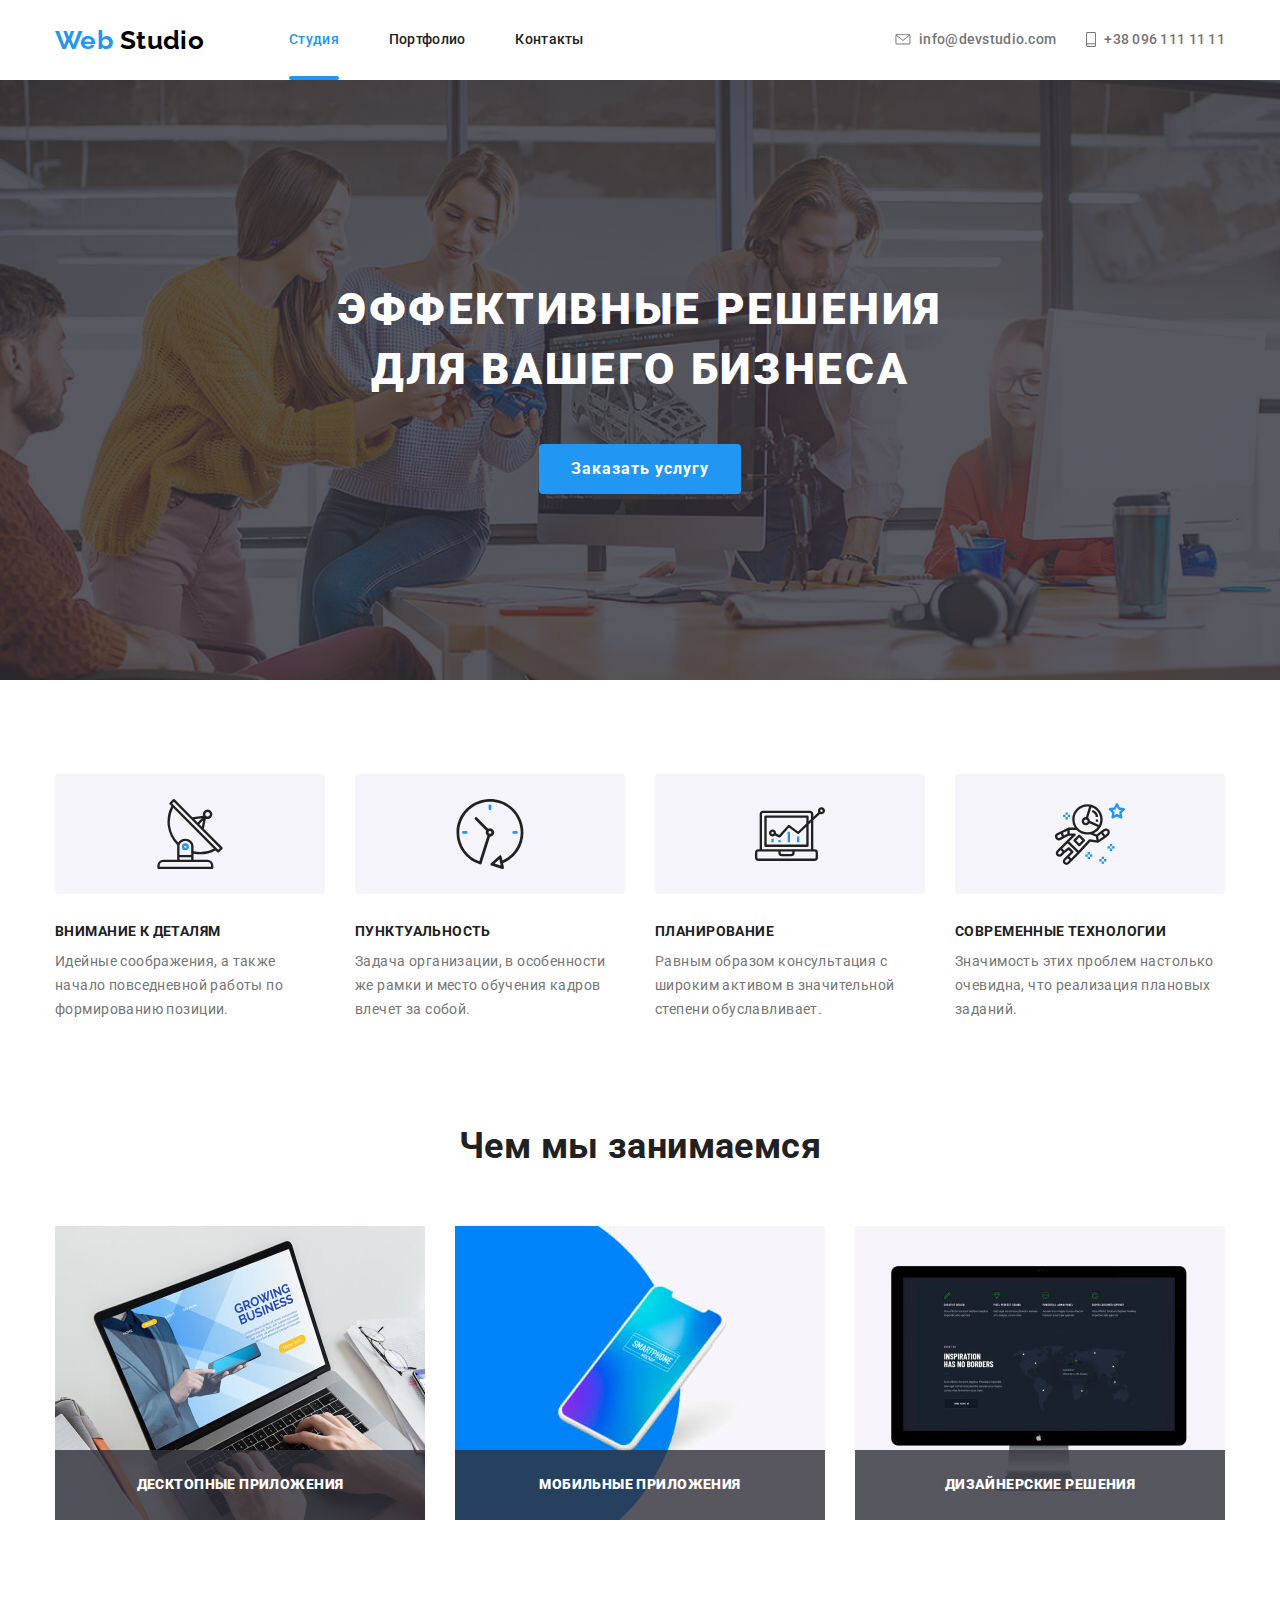
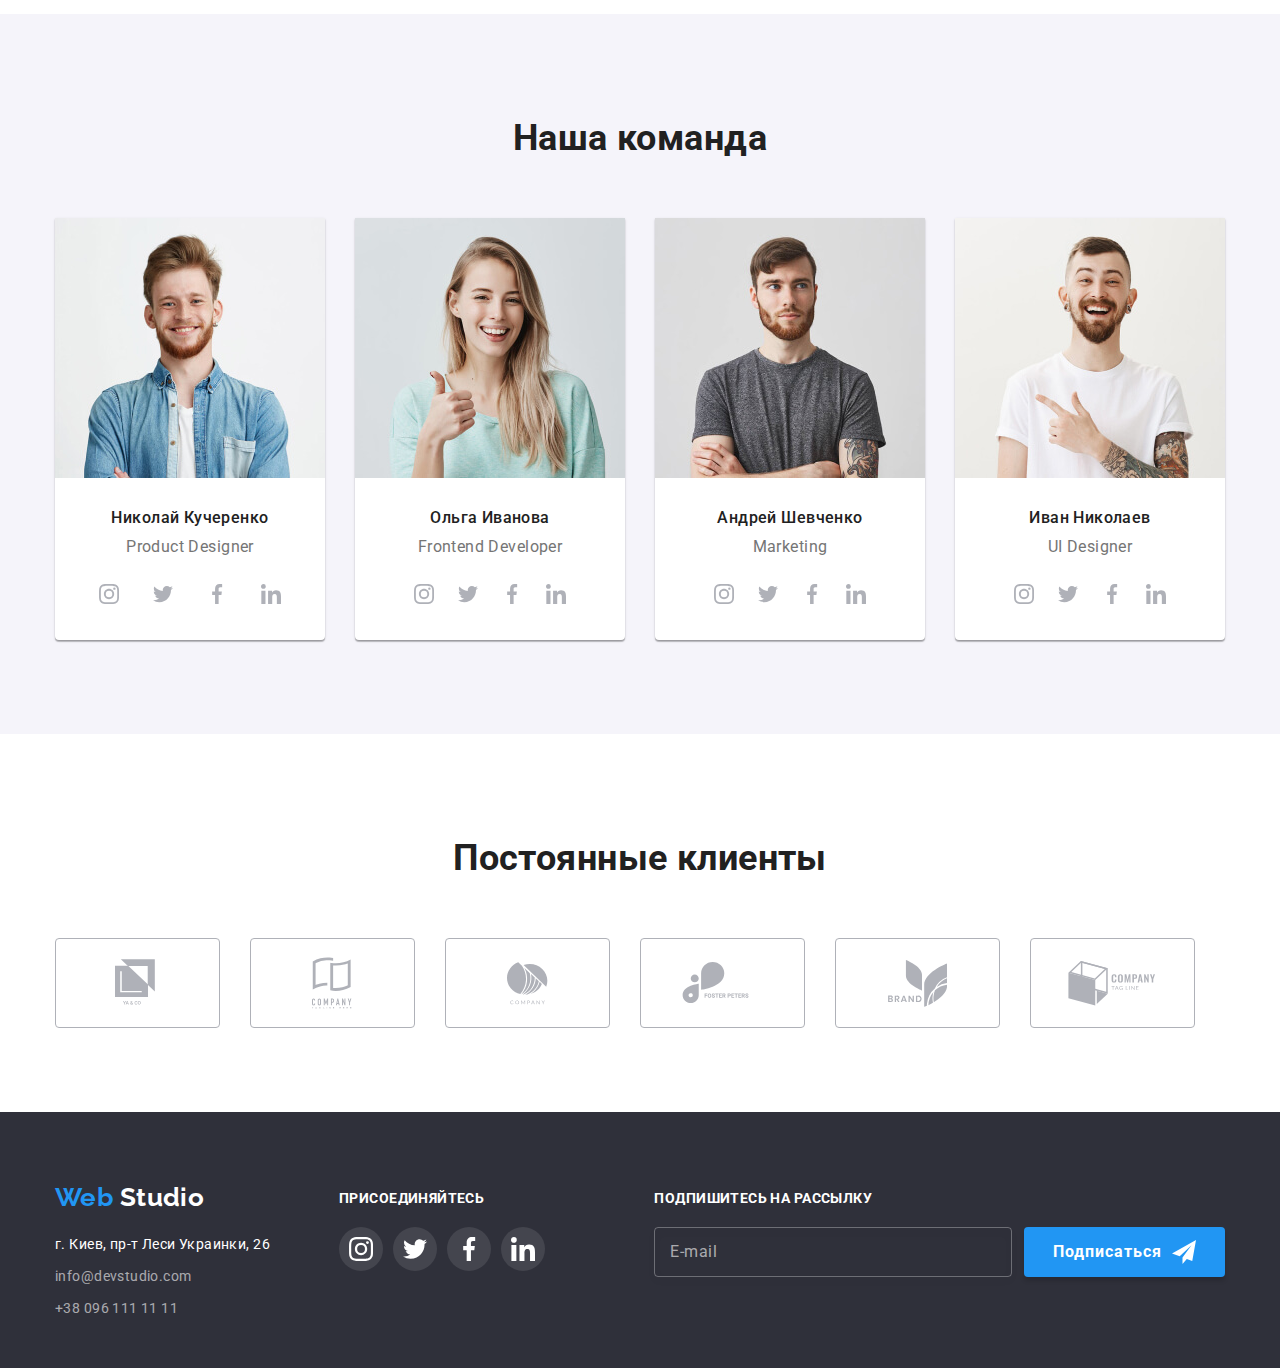
<file: index.html>
<!DOCTYPE html>
<html lang="ru">
  <head>
    <meta charset="UTF-8" />
    <meta name="viewport" content="width=device-width, initial-scale=1.0" />
    <title>Веб студия</title>
    <link
      href="https://fonts.googleapis.com/css2?family=Raleway:wght@700&family=Roboto:wght@400;500;700;900&display=swap"
      rel="stylesheet"
    />
    <link rel="stylesheet" href="./css/main.min.css" />
  </head>
  <body class="page">
    <!-- шапка сайта -->
    <header>
      <div class="container page-header">
        <a href="./index.html" class="logo" lang="en">
          <span class="logo-active">Web</span> Studio</a
        >
        <button
          class="menu-btn"
          type="button"
          aria-expanded="false"
          aria-controls="menu-wrapper"
          data-menu-button
        >
          <svg width="40" height="40">
            <use
              class="icon-burger"
              href="./images/sprite.svg#icon-burger"
            ></use>
            <use class="icon-close" href="./images/sprite.svg#icon-close"></use>
          </svg>
        </button>
        <div class="menu-wrapper" data-menu>
          <nav class="main-nav">
            <ul class="list site-nav">
              <li class="site-nav-item">
                <a href="./index.html" class="link current">Студия</a>
              </li>
              <li class="site-nav-item">
                <a href="./portfolio.html" class="link">Портфолио</a>
              </li>
              <li class="site-nav-item">
                <a href="" class="link">Контакты</a>
              </li>
            </ul>
          </nav>
          <ul class="list authorization-nav">
            <li class="auth-nav-item">
              <address>
                <a href="mailto:info@devstudio.com" class="link">
                  <svg class="auth-nav-link-icon" width="16" height="11.2">
                    <use href="./images/sprite.svg#icon-envelope"></use>
                  </svg>
                  info@devstudio.com</a
                >
              </address>
            </li>
            <li class="auth-nav-item">
              <address>
                <a href="tel:+380961111111" class="link">
                  <svg class="auth-nav-link-icon" width="10" height="15">
                    <use href="./images/sprite.svg#icon-smartphone"></use>
                  </svg>
                  +38 096 111 11 11</a
                >
              </address>
            </li>
          </ul>
        </div>
      </div>
    </header>
    <main>
      <!-- hero секция -->
      <section class="hero">
        <h1 class="hero-title">
          Эффективные решения <br />
          для вашего бизнеса
        </h1>
        <button class="hero-button" type="button" data-modal-open>
          Заказать услугу
        </button>
      </section>
      <!-- особенности -->
      <section class="section features">
        <div class="container">
          <h2 hidden>Особенности</h2>
          <ul class="features-list list">
            <li class="features-list-item">
              <div class="fetures-icon-container">
                <svg class="features-icon">
                  <use href="./images/sprite.svg#icon-antenna"></use>
                </svg>
              </div>
              <h3 class="title">Внимание к деталям</h3>
              <p class="text">
                Идейные соображения, а также начало повседневной работы по
                формированию позиции.
              </p>
            </li>
            <li class="features-list-item">
              <div class="fetures-icon-container">
                <svg class="features-icon">
                  <use href="./images/sprite.svg#icon-clock"></use>
                </svg>
              </div>
              <h3 class="title">Пунктуальность</h3>
              <p class="text">
                Задача организации, в особенности же рамки и место обучения
                кадров влечет за собой.
              </p>
            </li>
            <li class="features-list-item">
              <div class="fetures-icon-container">
                <svg class="features-icon">
                  <use href="./images/sprite.svg#icon-diagram"></use>
                </svg>
              </div>
              <h3 class="title">Планирование</h3>
              <p class="text">
                Равным образом консультация с широким активом в значительной
                степени обуславливает.
              </p>
            </li>
            <li class="features-list-item">
              <div class="fetures-icon-container">
                <svg class="features-icon">
                  <use href="./images/sprite.svg#icon-astronaut"></use>
                </svg>
              </div>
              <h3 class="title">Современные технологии</h3>
              <p class="text">
                Значимость этих проблем настолько очевидна, что реализация
                плановых заданий.
              </p>
            </li>
          </ul>
        </div>
      </section>
      <!-- чем мы занимаемся -->
      <section class="section what-we-do">
        <div class="container">
          <h2 class="section-title">Чем мы занимаемся</h2>
          <ul class="list">
            <li class="item">
              <img
                srcset="
                  ./images/desktop/what-we-do/desktop.jpg    1x,
                  ./images/desktop/what-we-do/desktop@2x.jpg 2x
                "
                src="./images/desktop/what-we-do/desktop.jpg"
                class="what-we-do-image"
                alt="ноутбук"
                width="370"
                height="294"
              />
              <p class="text"><b>Десктопные приложения</b></p>
            </li>
            <li class="item">
              <img
                srcset="
                  ./images/desktop/what-we-do/mobile.jpg    1x,
                  ./images/desktop/what-we-do/mobile@2x.jpg 2x
                "
                src="./images/desktop/what-we-do/mobile.jpg"
                class="what-we-do-image"
                alt="смартфон"
                width="370"
                height="294"
              />
              <p class="text"><b>Мобильные приложения</b></p>
            </li>
            <li class="item">
              <img
                srcset="
                  ./images/desktop/what-we-do/design.jpg    1x,
                  ./images/desktop/what-we-do/design@2x.jpg 2x
                "
                src="./images/desktop/what-we-do/design.jpg"
                class="what-we-do-image"
                alt="монитор с изображением на экране"
                width="370"
                height="294"
              />
              <p class="text"><b>Дизайнерские решения</b></p>
            </li>
          </ul>
        </div>
      </section>
      <!-- наша команда -->
      <section class="section our-team">
        <div class="container">
          <h2 class="section-title">Наша команда</h2>
          <ul class="list members">
            <li class="list-item">
              <picture>
                <source
                  srcset="
                    ./images/desktop/our-team/teammate-1.jpg    1x,
                    ./images/desktop/our-team/teammate-1@2x.jpg 2x
                  "
                  media="(min-width: 1200px)"
                  type="image/jpg"
                />
                <source
                  srcset="
                    ./images/tablet/our-team/teammate-1.jpg    1x,
                    ./images/tablet/our-team/teammate-1@2x.jpg 2x
                  "
                  media="(min-width: 768px)"
                  type="image/jpg"
                />
                <source
                  srcset="
                    ./images/mobile/our-team/teammate-1.jpg    1x,
                    ./images/mobile/our-team/teammate-1@2x.jpg 2x
                  "
                  media="(max-width: 767px)"
                  type="image/jpg"
                />
                <img
                  src="./images/mobile/our-team/teammate-1.jpg"
                  class="member-photo"
                  alt="участник команды"
                />
              </picture>
              <h3 class="title">Николай Кучеренко</h3>
              <p class="position" lang="en">Product Designer</p>
              <ul class="list social-link-list">
                <li class="social-link-list-item">
                  <a href="" class="social-link" aria-label="иконка инстаграма">
                    <svg class="social-link-icon">
                      <use href="./images/sprite.svg#icon-instagram"></use>
                    </svg>
                  </a>
                </li>
                <li class="social-link-list-item">
                  <a href="" class="social-link" aria-label="иконка твиттера">
                    <svg class="social-link-icon">
                      <use href="./images/sprite.svg#icon-twitter"></use></svg
                  ></a>
                </li>
                <li class="social-link-list-item">
                  <a href="" class="social-link" aria-label="иконка фейсбука">
                    <svg class="social-link-icon">
                      <use href="./images/sprite.svg#icon-facebook"></use></svg
                  ></a>
                </li>
                <li class="social-link-list-item">
                  <a href="" class="social-link" aria-label="иконка линкедина">
                    <svg class="social-link-icon">
                      <use href="./images/sprite.svg#icon-linkedin"></use></svg
                  ></a>
                </li>
              </ul>
            </li>
            <li class="list-item">
              <picture>
                <source
                  srcset="
                    ./images/desktop/our-team/teammate-2.jpg    1x,
                    ./images/desktop/our-team/teammate-2@2x.jpg 2x
                  "
                  media="(min-width: 1200px)"
                  type="image/jpg"
                />
                <source
                  srcset="
                    ./images/tablet/our-team/teammate-2.jpg    1x,
                    ./images/tablet/our-team/teammate-2@2x.jpg 2x
                  "
                  media="(min-width: 768px)"
                  type="image/jpg"
                />
                <source
                  srcset="
                    ./images/mobile/our-team/teammate-2.jpg    1x,
                    ./images/mobile/our-team/teammate-2@2x.jpg 2x
                  "
                  media="(max-width: 767px)"
                  type="image/jpg"
                />
                <img
                  src="./images/mobile/our-team/teammate-2.jpg"
                  class="member-photo"
                  alt="участник команды"
                />
              </picture>
              <h3 class="title">Ольга Иванова</h3>
              <p class="position" lang="en">Frontend Developer</p>
              <ul class="list social-link-list">
                <li>
                  <a href="" class="social-link" aria-label="иконка инстаграма">
                    <svg class="social-link-icon">
                      <use href="./images/sprite.svg#icon-instagram"></use>
                    </svg>
                  </a>
                </li>
                <li>
                  <a href="" class="social-link" aria-label="иконка твиттера">
                    <svg class="social-link-icon">
                      <use href="./images/sprite.svg#icon-twitter"></use></svg
                  ></a>
                </li>
                <li>
                  <a href="" class="social-link" aria-label="иконка фейсбука">
                    <svg class="social-link-icon">
                      <use href="./images/sprite.svg#icon-facebook"></use></svg
                  ></a>
                </li>
                <li>
                  <a href="" class="social-link" aria-label="иконка линкедина">
                    <svg class="social-link-icon">
                      <use href="./images/sprite.svg#icon-linkedin"></use></svg
                  ></a>
                </li>
              </ul>
            </li>
            <li class="list-item">
              <picture>
                <source
                  srcset="
                    ./images/desktop/our-team/teammate-3.jpg    1x,
                    ./images/desktop/our-team/teammate-3@2x.jpg 2x
                  "
                  media="(min-width: 1200px)"
                  type="image/jpg"
                />
                <source
                  srcset="
                    ./images/tablet/our-team/teammate-3.jpg    1x,
                    ./images/tablet/our-team/teammate-3@2x.jpg 2x
                  "
                  media="(min-width: 768px)"
                  type="image/jpg"
                />
                <source
                  srcset="
                    ./images/mobile/our-team/teammate-3.jpg    1x,
                    ./images/mobile/our-team/teammate-3@2x.jpg 2x
                  "
                  media="(max-width: 767px)"
                  type="image/jpg"
                />
                <img
                  src="./images/mobile/our-team/teammate-3.jpg"
                  class="member-photo"
                  alt="участник команды"
                />
              </picture>
              <h3 class="title">Андрей Шевченко</h3>
              <p class="position" lang="en">Marketing</p>
              <ul class="list social-link-list">
                <li>
                  <a href="" class="social-link" aria-label="иконка инстаграма">
                    <svg class="social-link-icon">
                      <use href="./images/sprite.svg#icon-instagram"></use>
                    </svg>
                  </a>
                </li>
                <li>
                  <a href="" class="social-link" aria-label="иконка твиттера">
                    <svg class="social-link-icon">
                      <use href="./images/sprite.svg#icon-twitter"></use></svg
                  ></a>
                </li>
                <li>
                  <a href="" class="social-link" aria-label="иконка фейсбука">
                    <svg class="social-link-icon">
                      <use href="./images/sprite.svg#icon-facebook"></use></svg
                  ></a>
                </li>
                <li>
                  <a href="" class="social-link" aria-label="иконка линкедина">
                    <svg class="social-link-icon">
                      <use href="./images/sprite.svg#icon-linkedin"></use></svg
                  ></a>
                </li>
              </ul>
            </li>
            <li class="list-item">
              <picture>
                <source
                  srcset="
                    ./images/desktop/our-team/teammate-4.jpg    1x,
                    ./images/desktop/our-team/teammate-4@2x.jpg 2x
                  "
                  media="(min-width: 1200px)"
                  type="image/jpg"
                />
                <source
                  srcset="
                    ./images/tablet/our-team/teammate-4.jpg    1x,
                    ./images/tablet/our-team/teammate-4@2x.jpg 2x
                  "
                  media="(min-width: 768px)"
                  type="image/jpg"
                />
                <source
                  srcset="
                    ./images/mobile/our-team/teammate-4.jpg    1x,
                    ./images/mobile/our-team/teammate-4@2x.jpg 2x
                  "
                  media="(max-width: 767px)"
                  type="image/jpg"
                />
                <img
                  src="./images/mobile/our-team/teammate-4.jpg"
                  class="member-photo"
                  alt="участник команды"
                />
              </picture>
              <h3 class="title">Иван Николаев</h3>
              <p class="position" lang="en">UI Designer</p>
              <ul class="list social-link-list">
                <li>
                  <a href="" class="social-link" aria-label="иконка инстаграма">
                    <svg class="social-link-icon">
                      <use href="./images/sprite.svg#icon-instagram"></use>
                    </svg>
                  </a>
                </li>
                <li>
                  <a href="" class="social-link" aria-label="иконка твиттера">
                    <svg class="social-link-icon">
                      <use href="./images/sprite.svg#icon-twitter"></use></svg
                  ></a>
                </li>
                <li>
                  <a href="" class="social-link" aria-label="иконка фейсбука">
                    <svg class="social-link-icon">
                      <use href="./images/sprite.svg#icon-facebook"></use></svg
                  ></a>
                </li>
                <li>
                  <a href="" class="social-link" aria-label="иконка линкедина">
                    <svg class="social-link-icon">
                      <use href="./images/sprite.svg#icon-linkedin"></use></svg
                  ></a>
                </li>
              </ul>
            </li>
          </ul>
        </div>
      </section>
      <!-- постоянные клиенты -->
      <section class="section clients-section">
        <div class="container">
          <h2 class="section-title">Постоянные клиенты</h2>
          <ul class="list clients-list">
            <li class="clients-list-item">
              <a href="" class="clients-list-link" aria-label="логотип клиента">
                <svg class="clients-link-icon" width="44" height="49">
                  <use href="./images/sprite.svg#icon-logo-1"></use>
                </svg>
              </a>
            </li>
            <li class="clients-list-item">
              <a href="" class="clients-list-link" aria-label="логотип клиента">
                <svg class="clients-link-icon" width="40" height="52">
                  <use href="./images/sprite.svg#icon-logo-2"></use>
                </svg>
              </a>
            </li>
            <li class="clients-list-item">
              <a href="" class="clients-list-link" aria-label="логотип клиента">
                <svg class="clients-link-icon" width="41" height="43">
                  <use href="./images/sprite.svg#icon-logo-3"></use>
                </svg>
              </a>
            </li>
            <li class="clients-list-item">
              <a href="" class="clients-list-link" aria-label="логотип клиента">
                <svg class="clients-link-icon" width="80" height="42">
                  <use href="./images/sprite.svg#icon-logo-4"></use>
                </svg>
              </a>
            </li>
            <li class="clients-list-item">
              <a href="" class="clients-list-link" aria-label="логотип клиента">
                <svg class="clients-link-icon" width="59" height="47">
                  <use href="./images/sprite.svg#icon-logo-5"></use>
                </svg>
              </a>
            </li>
            <li class="clients-list-item">
              <a href="" class="clients-list-link" aria-label="логотип клиента">
                <svg class="clients-link-icon" width="88" height="45">
                  <use href="./images/sprite.svg#icon-logo-6"></use>
                </svg>
              </a>
            </li>
          </ul>
        </div>
      </section>
    </main>
    <footer class="footer section">
      <div class="container">
        <!-- подвал-адрес и контакты -->
        <h2 hidden>Адрес, контакты, обратная связь</h2>
        <div class="main-container">
          <div class="cotacts-wrapper">
            <div class="contacts-container">
              <a href="./index.html" class="logo" lang="en">
                <span class="logo-active">Web</span> Studio</a
              >
              <address>
                <ul class="list adress-links">
                  <li class="footer-link-item">
                    <a
                      href="https://goo.gl/maps/h3NakL3rMjCTocCM8"
                      class="link map"
                      target="_blank"
                      >г. Киев, пр-т Леси Украинки, 26</a
                    >
                  </li>
                  <li class="footer-link-item">
                    <a href="mailto:info@devstudio.com" class="link"
                      >info@devstudio.com</a
                    >
                  </li>
                  <li class="footer-link-item">
                    <a href="tel:+380961111111" class="link"
                      >+38 096 111 11 11</a
                    >
                  </li>
                </ul>
              </address>
            </div>
            <div class="social-links-container">
              <b class="text">присоединяйтесь</b>
              <ul class="list social-link-list">
                <li class="social-link-item">
                  <a href="" class="social-link" aria-label="иконка инстаграма">
                    <svg class="social-link-icon">
                      <use href="./images/sprite.svg#icon-instagram"></use></svg
                  ></a>
                </li>
                <li class="social-link-item">
                  <a href="" class="social-link" aria-label="иконка твиттера">
                    <svg class="social-link-icon">
                      <use href="./images/sprite.svg#icon-twitter"></use></svg
                  ></a>
                </li>
                <li class="social-link-item">
                  <a href="" class="social-link" aria-label="иконка фейсбука">
                    <svg class="social-link-icon">
                      <use href="./images/sprite.svg#icon-facebook"></use></svg
                  ></a>
                </li>
                <li class="social-link-item">
                  <a href="" class="social-link" aria-label="иконка линкедина">
                    <svg class="social-link-icon">
                      <use href="./images/sprite.svg#icon-linkedin"></use></svg
                  ></a>
                </li>
              </ul>
            </div>
          </div>
          <form class="subscribe-form">
            <b class="text">Подпишитесь на рассылку</b>
            <div class="footer-input-container">
              <label class="footer-form-field">
                <input
                  class="email-input-field"
                  type="email"
                  name="mail"
                  autocomplete="off"
                />
                <span class="footer-form-label">E-mail</span>
              </label>
              <button class="form-button" type="submit">
                Подписаться
                <svg class="social-link-icon telegram-icon">
                  <use href="./images/sprite.svg#icon-telegram"></use>
                </svg>
              </button>
            </div>
          </form>
        </div>
      </div>
    </footer>

    <!-- модальное окно -->
    <div class="backdrop is-hidden" data-modal>
      <form class="modal js-speaker-form">
        <b class="form-text">Оставьте свои данные, мы вам перезвоним</b>
        <label class="form-field">
          <input
            class="form-input"
            type="text"
            name="name"
            autocomplete="off"
            placeholder=" "
          />
          <span class="form-label">Имя</span>
          <svg class="modal-input-icon" width="12" height="12">
            <use href="./images/sprite.svg#icon-name-input"></use>
          </svg>
        </label>
        <label class="form-field">
          <input
            class="form-input"
            type="tel"
            name="tel"
            autocomplete="off"
            placeholder=" "
          />
          <span class="form-label">Телефон</span>
          <svg class="modal-input-icon" width="14" height="14">
            <use href="./images/sprite.svg#icon-tel-input"></use>
          </svg>
        </label>
        <label class="form-field">
          <input
            class="form-input"
            type="email"
            name="mail"
            autocomplete="off"
            placeholder=" "
          />
          <span class="form-label">Почта</span>
          <svg class="modal-input-icon" width="16" height="12">
            <use href="./images/sprite.svg#icon-mail-input"></use>
          </svg>
        </label>
        <label class="form-field">
          <textarea
            class="form-textarea"
            name="comment"
            rows="6"
            placeholder="Введите текст"
          ></textarea>
          <span class="form-label">Комментарий</span>
        </label>
        <label class="checkbox-field">
          <input class="checkbox" type="checkbox" name="checkbox" value="" />
          <span class="checkbox-icon"></span>
          <span class="checkbox-label"
            >Соглашаюсь с рассылкой и принимаю
            <a class="link checkbox-link" href="">Условия договора</a>
          </span>
        </label>
        <button class="form-button" type="submit">Отправить</button>

        <button class="modal-close-button" type="button" data-modal-close>
          <svg class="modal-close-button-icon" width="11px" height="11px">
            <use href="./images/sprite.svg#icon-close-button"></use>
          </svg>
        </button>
      </form>
    </div>
    <script src="./js/mobile-menu.js"></script>
    <script src="./js/modal.js"></script>
    <script>
      (() => {
        document
          .querySelector(".js-speaker-form")
          .addEventListener("submit", (e) => {
            e.preventDefault();

            new FormData(e.currentTarget).forEach((value, name) =>
              console.log(`${name}: ${value}`)
            );
          });
      })();
    </script>
  </body>
</html>
</file>
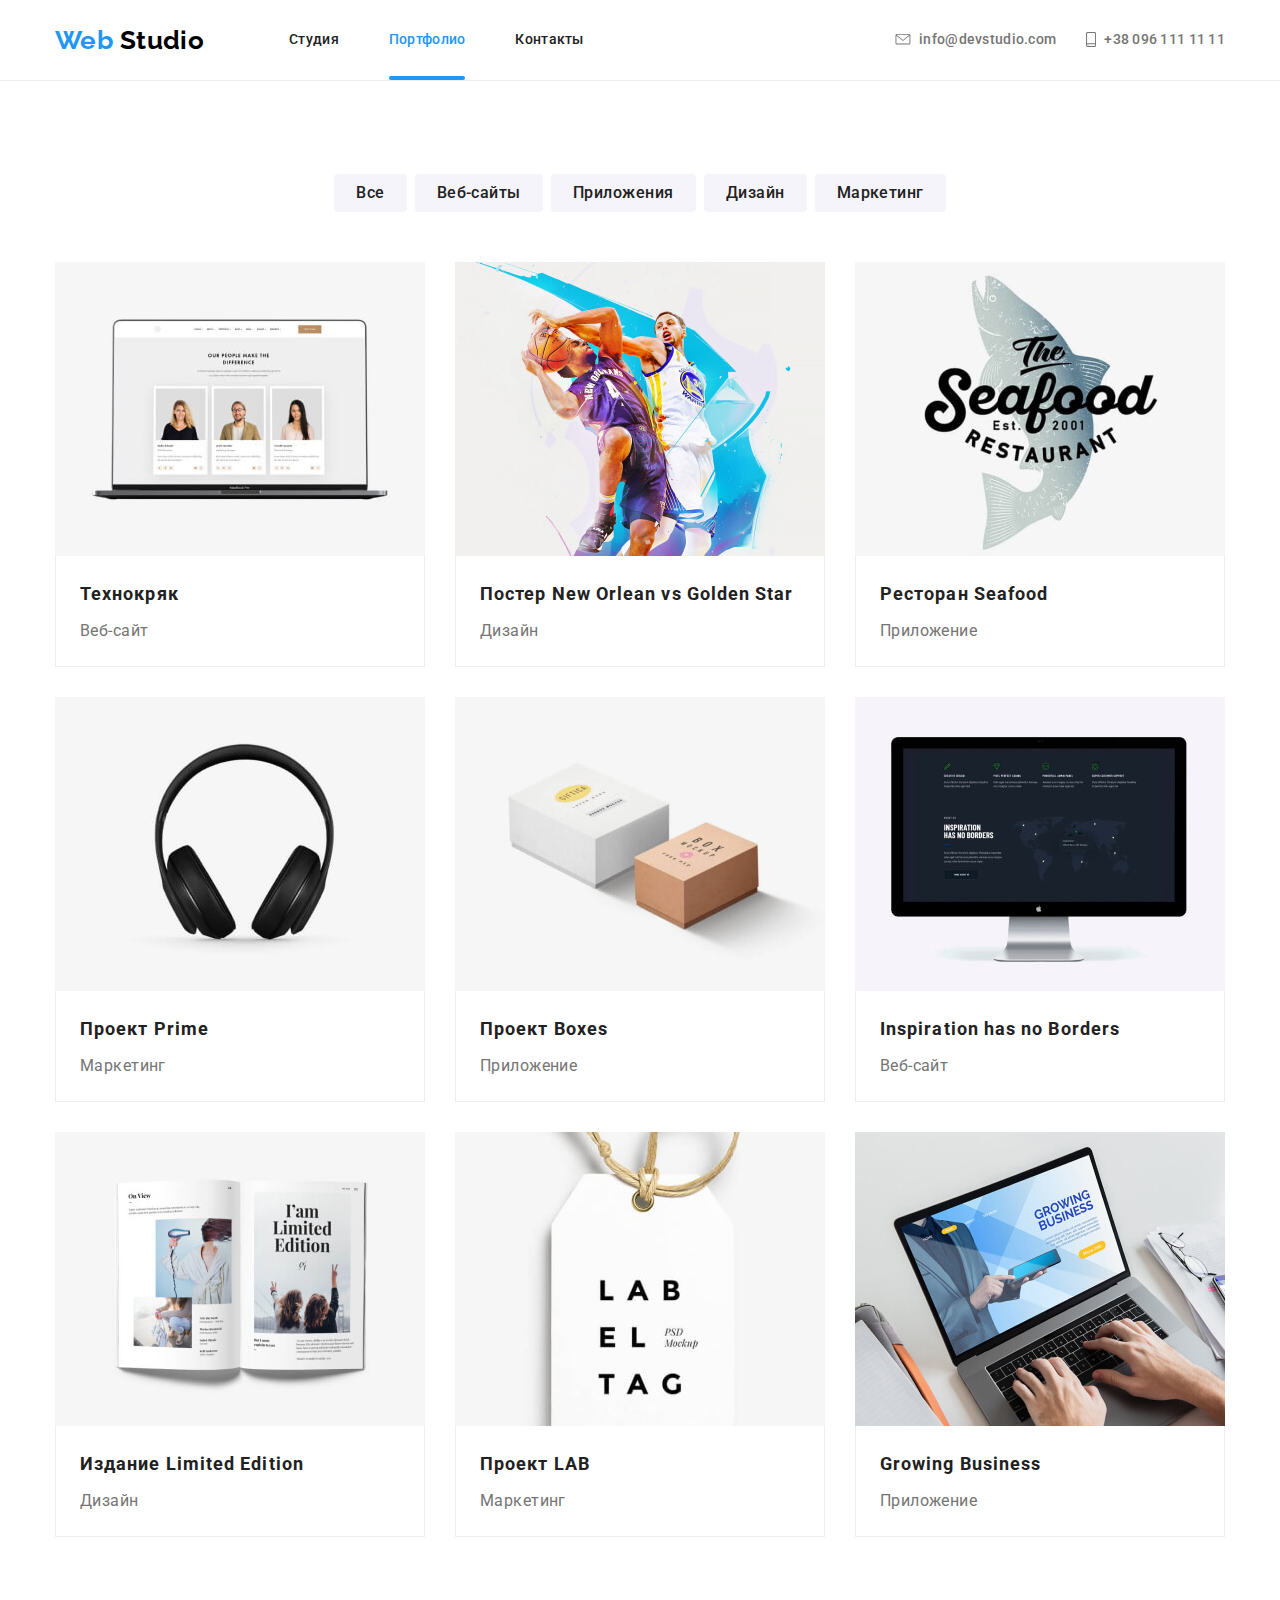
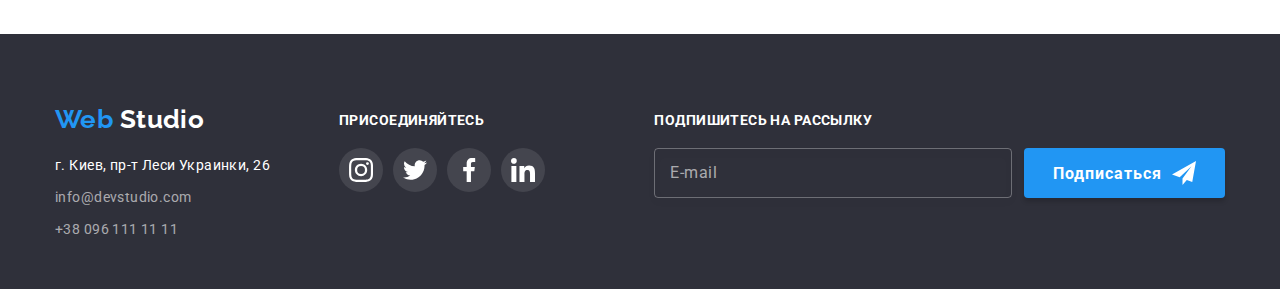
<file: portfolio.html>
<!DOCTYPE html>
<html lang="en">
  <head>
    <meta charset="UTF-8" />
    <meta name="viewport" content="width=device-width, initial-scale=1.0" />
    <title>Портфолио</title>
    <link
      href="https://fonts.googleapis.com/css2?family=Raleway:wght@700&family=Roboto:wght@400;500;700;900&display=swap"
      rel="stylesheet"
    />
    <link rel="stylesheet" href="./css/portfolio.min.css" />
  </head>
  <body class="page">
    <!-- шапка сайта -->
    <header class="header">
      <div class="container page-header">
        <a href="./index.html" class="logo" lang="en">
          <span class="logo-active">Web</span> Studio</a
        >
        <button
          class="menu-btn"
          type="button"
          aria-expanded="false"
          aria-controls="menu-wrapper"
          data-menu-button
        >
          <svg width="40" height="40">
            <use
              class="icon-burger"
              href="./images/sprite.svg#icon-burger"
            ></use>
            <use class="icon-close" href="./images/sprite.svg#icon-close"></use>
          </svg>
        </button>
        <div class="menu-wrapper" data-menu>
          <nav class="main-nav">
            <ul class="list site-nav">
              <li class="site-nav-item">
                <a href="./index.html" class="link">Студия</a>
              </li>
              <li class="site-nav-item">
                <a href="./portfolio.html" class="link current">Портфолио</a>
              </li>
              <li class="site-nav-item">
                <a href="" class="link">Контакты</a>
              </li>
            </ul>
          </nav>
          <ul class="list authorization-nav">
            <li class="auth-nav-item">
              <address>
                <a href="mailto:info@devstudio.com" class="link">
                  <svg class="auth-nav-link-icon" width="16" height="11.2">
                    <use href="./images/sprite.svg#icon-envelope"></use>
                  </svg>
                  info@devstudio.com</a
                >
              </address>
            </li>
            <li class="auth-nav-item">
              <address>
                <a href="tel:+380961111111" class="link">
                  <svg class="auth-nav-link-icon" width="10" height="15">
                    <use href="./images/sprite.svg#icon-smartphone"></use>
                  </svg>
                  +38 096 111 11 11</a
                >
              </address>
            </li>
          </ul>
        </div>
      </div>
    </header>
    <main>
      <section class="section portfolio-section">
        <!-- перечень выполенных проектов -->
        <div class="container">
          <h1 hidden>Выполненные проекты</h1>
          <ul class="list button-list">
            <li class="button-item">
              <button class="button" type="button">Все</button>
            </li>
            <li class="button-item">
              <button class="button" type="button">Веб-сайты</button>
            </li>
            <li class="button-item">
              <button class="button" type="button">Приложения</button>
            </li>
            <li class="button-item">
              <button class="button" type="button">Дизайн</button>
            </li>
            <li class="button-item">
              <button class="button" type="button">Маркетинг</button>
            </li>
          </ul>
          <ul class="list portfolio">
            <li class="portfolio-list-item">
              <a href="" class="link portfolio-list-link">
                <div class="portfolio-project-image-thumb">
                  <picture>
                    <source
                      srcset="
                        ./images/desktop/portfolio/project-1.jpg    1x,
                        ./images/desktop/portfolio/project-1@2x.jpg 2x
                      "
                      media="(min-width: 1200px)"
                      type="image/jpg"
                    />
                    <source
                      srcset="
                        ./images/tablet/portfolio/project-1.jpg    1x,
                        ./images/tablet/portfolio/project-1@2x.jpg 2x
                      "
                      media="(min-width: 768px)"
                      type="image/jpg"
                    />
                    <source
                      srcset="
                        ./images/mobile/portfolio/project-1.jpg    1x,
                        ./images/mobile/portfolio/project-1@2x.jpg 2x
                      "
                      media="(max-width: 767px)"
                      type="image/jpg"
                    />
                    <img
                      src="./images/mobile/portfolio/project-1.jpg"
                      class="portfolio-project-image"
                      alt="экран ноутбука с изображением"
                    />
                  </picture>
                  <p class="text-hidden">
                    Технокряк это современная площадка распространения
                    коронавируса. Компании используют эту платформу для
                    цифрового шпионаж и атак на защищённые сервера конкурентов.
                  </p>
                </div>
                <div class="portfolio-project-content">
                  <h2 class="title">Технокряк</h2>
                  <p class="text">Веб-сайт</p>
                </div>
              </a>
            </li>
            <li class="portfolio-list-item">
              <a href="" class="link portfolio-list-link">
                <div class="portfolio-project-image-thumb">
                  <picture>
                    <source
                      srcset="
                        ./images/desktop/portfolio/project-2.jpg    1x,
                        ./images/desktop/portfolio/project-2@2x.jpg 2x
                      "
                      media="(min-width: 1200px)"
                      type="image/jpg"
                    />
                    <source
                      srcset="
                        ./images/tablet/portfolio/project-2.jpg    1x,
                        ./images/tablet/portfolio/project-2@2x.jpg 2x
                      "
                      media="(min-width: 768px)"
                      type="image/jpg"
                    />
                    <source
                      srcset="
                        ./images/mobile/portfolio/project-2.jpg    1x,
                        ./images/mobile/portfolio/project-2@2x.jpg 2x
                      "
                      media="(max-width: 767px)"
                      type="image/jpg"
                    />
                    <img
                      src="./images/mobile/portfolio/project-2.jpg"
                      class="portfolio-project-image"
                      alt="баскетболисты"
                    />
                  </picture>
                  <p class="text-hidden">
                    Технокряк это современная площадка распространения
                    коронавируса. Компании используют эту платформу для
                    цифрового шпионаж и атак на защищённые сервера конкурентов.
                  </p>
                </div>
                <div class="portfolio-project-content">
                  <h2 class="title">
                    Постер <span lang="en">New Orlean vs Golden Star</span>
                  </h2>
                  <p class="text">Дизайн</p>
                </div>
              </a>
            </li>
            <li class="portfolio-list-item">
              <a href="" class="link portfolio-list-link">
                <div class="portfolio-project-image-thumb">
                  <picture>
                    <source
                      srcset="
                        ./images/desktop/portfolio/project-3.jpg    1x,
                        ./images/desktop/portfolio/project-3@2x.jpg 2x
                      "
                      media="(min-width: 1200px)"
                      type="image/jpg"
                    />
                    <source
                      srcset="
                        ./images/tablet/portfolio/project-3.jpg    1x,
                        ./images/tablet/portfolio/project-3@2x.jpg 2x
                      "
                      media="(min-width: 768px)"
                      type="image/jpg"
                    />
                    <source
                      srcset="
                        ./images/mobile/portfolio/project-3.jpg    1x,
                        ./images/mobile/portfolio/project-3@2x.jpg 2x
                      "
                      media="(max-width: 767px)"
                      type="image/jpg"
                    />
                    <img
                      src="./images/mobile/portfolio/project-3.jpg"
                      class="portfolio-project-image"
                      alt="эмблема рыбного ресторана"
                    />
                  </picture>
                  <p class="text-hidden">
                    Технокряк это современная площадка распространения
                    коронавируса. Компании используют эту платформу для
                    цифрового шпионаж и атак на защищённые сервера конкурентов.
                  </p>
                </div>
                <div class="portfolio-project-content">
                  <h2 class="title">Ресторан <span lang="en">Seafood</span></h2>
                  <p class="text">Приложение</p>
                </div>
              </a>
            </li>
            <li class="portfolio-list-item">
              <a href="" class="link portfolio-list-link">
                <div class="portfolio-project-image-thumb">
                  <picture>
                    <source
                      srcset="
                        ./images/desktop/portfolio/project-4.jpg    1x,
                        ./images/desktop/portfolio/project-4@2x.jpg 2x
                      "
                      media="(min-width: 1200px)"
                      type="image/jpg"
                    />
                    <source
                      srcset="
                        ./images/tablet/portfolio/project-4.jpg    1x,
                        ./images/tablet/portfolio/project-4@2x.jpg 2x
                      "
                      media="(min-width: 768px)"
                      type="image/jpg"
                    />
                    <source
                      srcset="
                        ./images/mobile/portfolio/project-4.jpg    1x,
                        ./images/mobile/portfolio/project-4@2x.jpg 2x
                      "
                      media="(max-width: 767px)"
                      type="image/jpg"
                    />
                    <img
                      src="./images/mobile/portfolio/project-4.jpg"
                      class="portfolio-project-image"
                      alt="наушники"
                    />
                  </picture>
                  <p class="text-hidden">
                    Технокряк это современная площадка распространения
                    коронавируса. Компании используют эту платформу для
                    цифрового шпионаж и атак на защищённые сервера конкурентов.
                  </p>
                </div>
                <div class="portfolio-project-content">
                  <h2 class="title">Проект <span lang="en">Prime</span></h2>
                  <p class="text">Маркетинг</p>
                </div>
              </a>
            </li>
            <li class="portfolio-list-item">
              <a href="" class="link portfolio-list-link">
                <div class="portfolio-project-image-thumb">
                  <picture>
                    <source
                      srcset="
                        ./images/desktop/portfolio/project-5.jpg    1x,
                        ./images/desktop/portfolio/project-5@2x.jpg 2x
                      "
                      media="(min-width: 1200px)"
                      type="image/jpg"
                    />
                    <source
                      srcset="
                        ./images/tablet/portfolio/project-5.jpg    1x,
                        ./images/tablet/portfolio/project-5@2x.jpg 2x
                      "
                      media="(min-width: 768px)"
                      type="image/jpg"
                    />
                    <source
                      srcset="
                        ./images/mobile/portfolio/project-5.jpg    1x,
                        ./images/mobile/portfolio/project-5@2x.jpg 2x
                      "
                      media="(max-width: 767px)"
                      type="image/jpg"
                    />
                    <img
                      src="./images/mobile/portfolio/project-5.jpg"
                      class="portfolio-project-image"
                      alt="картонные коробки"
                    />
                  </picture>
                  <p class="text-hidden">
                    Технокряк это современная площадка распространения
                    коронавируса. Компании используют эту платформу для
                    цифрового шпионаж и атак на защищённые сервера конкурентов.
                  </p>
                </div>
                <div class="portfolio-project-content">
                  <h2 class="title">Проект <span lang="en">Boxes</span></h2>
                  <p class="text">Приложение</p>
                </div>
              </a>
            </li>
            <li class="portfolio-list-item">
              <a href="" class="link portfolio-list-link">
                <div class="portfolio-project-image-thumb">
                  <picture>
                    <source
                      srcset="
                        ./images/desktop/portfolio/project-6.jpg    1x,
                        ./images/desktop/portfolio/project-6@2x.jpg 2x
                      "
                      media="(min-width: 1200px)"
                      type="image/jpg"
                    />
                    <source
                      srcset="
                        ./images/tablet/portfolio/project-6.jpg    1x,
                        ./images/tablet/portfolio/project-6@2x.jpg 2x
                      "
                      media="(min-width: 768px)"
                      type="image/jpg"
                    />
                    <source
                      srcset="
                        ./images/mobile/portfolio/project-6.jpg    1x,
                        ./images/mobile/portfolio/project-6@2x.jpg 2x
                      "
                      media="(max-width: 767px)"
                      type="image/jpg"
                    />
                    <img
                      src="./images/mobile/portfolio/project-6.jpg"
                      class="portfolio-project-image"
                      alt="сраница сайта на экране монитора"
                    />
                  </picture>
                  <p class="text-hidden">
                    Технокряк это современная площадка распространения
                    коронавируса. Компании используют эту платформу для
                    цифрового шпионаж и атак на защищённые сервера конкурентов.
                  </p>
                </div>
                <div class="portfolio-project-content">
                  <h2 class="title" lang="en">Inspiration has no Borders</h2>
                  <p class="text">Веб-сайт</p>
                </div>
              </a>
            </li>
            <li class="portfolio-list-item">
              <a href="" class="link portfolio-list-link">
                <div class="portfolio-project-image-thumb">
                  <picture>
                    <source
                      srcset="
                        ./images/desktop/portfolio/project-7.jpg    1x,
                        ./images/desktop/portfolio/project-7@2x.jpg 2x
                      "
                      media="(min-width: 1200px)"
                      type="image/jpg"
                    />
                    <source
                      srcset="
                        ./images/tablet/portfolio/project-7.jpg    1x,
                        ./images/tablet/portfolio/project-7@2x.jpg 2x
                      "
                      media="(min-width: 768px)"
                      type="image/jpg"
                    />
                    <source
                      srcset="
                        ./images/mobile/portfolio/project-7.jpg    1x,
                        ./images/mobile/portfolio/project-7@2x.jpg 2x
                      "
                      media="(max-width: 767px)"
                      type="image/jpg"
                    />
                    <img
                      src="./images/mobile/portfolio/project-7.jpg"
                      class="portfolio-project-image"
                      alt="страницы журнала в развороте"
                    />
                  </picture>
                  <p class="text-hidden">
                    Технокряк это современная площадка распространения
                    коронавируса. Компании используют эту платформу для
                    цифрового шпионаж и атак на защищённые сервера конкурентов.
                  </p>
                </div>
                <div class="portfolio-project-content">
                  <h2 class="title">
                    Издание <span lang="en">Limited Edition</span>
                  </h2>
                  <p class="text">Дизайн</p>
                </div>
              </a>
            </li>
            <li class="portfolio-list-item">
              <a href="" class="link portfolio-list-link">
                <div class="portfolio-project-image-thumb">
                  <picture>
                    <source
                      srcset="
                        ./images/desktop/portfolio/project-8.jpg    1x,
                        ./images/desktop/portfolio/project-8@2x.jpg 2x
                      "
                      media="(min-width: 1200px)"
                      type="image/jpg"
                    />
                    <source
                      srcset="
                        ./images/tablet/portfolio/project-8.jpg    1x,
                        ./images/tablet/portfolio/project-8@2x.jpg 2x
                      "
                      media="(min-width: 768px)"
                      type="image/jpg"
                    />
                    <source
                      srcset="
                        ./images/mobile/portfolio/project-8.jpg    1x,
                        ./images/mobile/portfolio/project-8@2x.jpg 2x
                      "
                      media="(max-width: 767px)"
                      type="image/jpg"
                    />
                    <img
                      src="./images/mobile/portfolio/project-8.jpg"
                      class="portfolio-project-image"
                      alt="эмблема проекта"
                    />
                  </picture>
                  <p class="text-hidden">
                    Технокряк это современная площадка распространения
                    коронавируса. Компании используют эту платформу для
                    цифрового шпионаж и атак на защищённые сервера конкурентов.
                  </p>
                </div>
                <div class="portfolio-project-content">
                  <h2 class="title">Проект <span lang="en">LAB</span></h2>
                  <p class="text">Маркетинг</p>
                </div>
              </a>
            </li>
            <li class="portfolio-list-item">
              <a href="" class="link portfolio-list-link">
                <div class="portfolio-project-image-thumb">
                  <picture>
                    <source
                      srcset="
                        ./images/desktop/portfolio/project-9.jpg    1x,
                        ./images/desktop/portfolio/project-9@2x.jpg 2x
                      "
                      media="(min-width: 1200px)"
                      type="image/jpg"
                    />
                    <source
                      srcset="
                        ./images/tablet/portfolio/project-9.jpg    1x,
                        ./images/tablet/portfolio/project-9@2x.jpg 2x
                      "
                      media="(min-width: 768px)"
                      type="image/jpg"
                    />
                    <source
                      srcset="
                        ./images/mobile/portfolio/project-9.jpg    1x,
                        ./images/mobile/portfolio/project-9@2x.jpg 2x
                      "
                      media="(max-width: 767px)"
                      type="image/jpg"
                    />
                    <img
                      src="./images/mobile/portfolio/project-9.jpg"
                      class="portfolio-project-image"
                      alt="сайт приложения на экране ноутбука"
                    />
                  </picture>
                  <p class="text-hidden">
                    Технокряк это современная площадка распространения
                    коронавируса. Компании используют эту платформу для
                    цифрового шпионаж и атак на защищённые сервера конкурентов.
                  </p>
                </div>
                <div class="portfolio-project-content">
                  <h2 class="title" lang="en">Growing Business</h2>
                  <p class="text">Приложение</p>
                </div>
              </a>
            </li>
          </ul>
        </div>
      </section>
    </main>
    <footer class="footer section">
      <div class="container">
        <!-- подвал-адрес и контакты -->
        <h2 hidden>Адрес, контакты, обратная связь</h2>
        <div class="main-container">
          <div class="cotacts-wrapper">
            <div class="contacts-container">
              <a href="./index.html" class="logo" lang="en">
                <span class="logo-active">Web</span> Studio</a
              >
              <address>
                <ul class="list adress-links">
                  <li class="footer-link-item">
                    <a
                      href="https://goo.gl/maps/h3NakL3rMjCTocCM8"
                      class="link map"
                      target="_blank"
                      >г. Киев, пр-т Леси Украинки, 26</a
                    >
                  </li>
                  <li class="footer-link-item">
                    <a href="mailto:info@devstudio.com" class="link"
                      >info@devstudio.com</a
                    >
                  </li>
                  <li class="footer-link-item">
                    <a href="tel:+380961111111" class="link"
                      >+38 096 111 11 11</a
                    >
                  </li>
                </ul>
              </address>
            </div>
            <div class="social-links-container">
              <b class="text">присоединяйтесь</b>
              <ul class="list social-link-list">
                <li class="social-link-item">
                  <a href="" class="social-link" aria-label="иконка инстаграма">
                    <svg class="social-link-icon">
                      <use href="./images/sprite.svg#icon-instagram"></use></svg
                  ></a>
                </li>
                <li class="social-link-item">
                  <a href="" class="social-link" aria-label="иконка твиттера">
                    <svg class="social-link-icon">
                      <use href="./images/sprite.svg#icon-twitter"></use></svg
                  ></a>
                </li>
                <li class="social-link-item">
                  <a href="" class="social-link" aria-label="иконка фейсбука">
                    <svg class="social-link-icon">
                      <use href="./images/sprite.svg#icon-facebook"></use></svg
                  ></a>
                </li>
                <li class="social-link-item">
                  <a href="" class="social-link" aria-label="иконка линкедина">
                    <svg class="social-link-icon">
                      <use href="./images/sprite.svg#icon-linkedin"></use></svg
                  ></a>
                </li>
              </ul>
            </div>
          </div>
          <form class="subscribe-form">
            <b class="text">Подпишитесь на рассылку</b>
            <div class="footer-input-container">
              <label class="footer-form-field">
                <input
                  class="email-input-field"
                  type="email"
                  name="mail"
                  autocomplete="off"
                />
                <span class="footer-form-label">E-mail</span>
              </label>
              <button class="form-button" type="submit">
                Подписаться
                <svg class="social-link-icon telegram-icon">
                  <use href="./images/sprite.svg#icon-telegram"></use>
                </svg>
              </button>
            </div>
          </form>
        </div>
      </div>
    </footer>
    <script src="./js/mobile-menu.js"></script>
  </body>
</html>
</file>
<file: css/main.min.css>
/*! modern-normalize v1.0.0 | MIT License | https://github.com/sindresorhus/modern-normalize */
*,
*::before,
*::after {
  -webkit-box-sizing: border-box;
  box-sizing: border-box;
}
:root {
  -moz-tab-size: 4;
  -o-tab-size: 4;
  tab-size: 4;
}
html {
  line-height: 1.15;
  -webkit-text-size-adjust: 100%;
}
body {
  margin: 0;
}
body {
  font-family: system-ui, -apple-system, "Segoe UI", Roboto, Helvetica, Arial,
    sans-serif, "Apple Color Emoji", "Segoe UI Emoji";
}
hr {
  height: 0;
  color: inherit;
}
abbr[title] {
  -webkit-text-decoration: underline dotted;
  text-decoration: underline dotted;
}
b,
strong {
  font-weight: bolder;
}
code,
kbd,
samp,
pre {
  font-family: ui-monospace, SFMono-Regular, Consolas, "Liberation Mono", Menlo,
    monospace;
  font-size: 1em;
}
small {
  font-size: 80%;
}
sub,
sup {
  font-size: 75%;
  line-height: 0;
  position: relative;
  vertical-align: baseline;
}
sub {
  bottom: -0.25em;
}
sup {
  top: -0.5em;
}
table {
  text-indent: 0;
  border-color: inherit;
}
button,
input,
optgroup,
select,
textarea {
  font-family: inherit;
  font-size: 100%;
  line-height: 1.15;
  margin: 0;
}
button,
select {
  text-transform: none;
}
button,
[type="button"],
[type="reset"],
[type="submit"] {
  -webkit-appearance: button;
}
::-moz-focus-inner {
  border-style: none;
  padding: 0;
}
:-moz-focusring {
  outline: 1px dotted ButtonText;
}
:-moz-ui-invalid {
  box-shadow: none;
}
legend {
  padding: 0;
}
progress {
  vertical-align: baseline;
}
::-webkit-inner-spin-button,
::-webkit-outer-spin-button {
  height: auto;
}
[type="search"] {
  -webkit-appearance: textfield;
  outline-offset: -2px;
}
::-webkit-search-decoration {
  -webkit-appearance: none;
}
::-webkit-file-upload-button {
  -webkit-appearance: button;
  font: inherit;
}
summary {
  display: list-item;
}
.page {
  background-color: #fff;
  color: #757575;
  font-family: "Roboto", sans-serif;
  letter-spacing: 0.03em;
  font-size: 14px;
}
.list {
  margin: 0;
  padding: 0;
  list-style: none;
}
.link {
  font-style: normal;
  cursor: pointer;
  text-decoration: none;
}
.logo {
  display: block;
  cursor: pointer;
  text-decoration: none;
  font-family: "Raleway", sans-serif;
  font-weight: 700;
  font-size: 24px;
  line-height: 1.17;
}
.logo-active {
  color: #2196f3;
}
.page-header .logo {
  color: #000;
  white-space: nowrap;
}
.footer .logo {
  display: block;
  margin-bottom: 20px;
  color: #fff;
}
.hero-button,
.form-button {
  border-radius: 4px;
  border-width: 0px;
  padding-top: 10px;
  padding-bottom: 10px;
  min-width: 200px;
  min-height: 50px;
  background-color: #2196f3;
  color: #fff;
  font-weight: 700;
  font-size: 16px;
  line-height: 1.87;
  text-align: center;
  letter-spacing: 0.06em;
  cursor: pointer;
  -webkit-transition: background-color 250ms cubic-bezier(0.4, 0, 0.2, 1);
  -o-transition: background-color 250ms cubic-bezier(0.4, 0, 0.2, 1);
  transition: background-color 250ms cubic-bezier(0.4, 0, 0.2, 1);
}
.hero-button:hover,
.hero-button:focus,
.form-button:hover,
.form-button:focus {
  background-color: #188ce8;
}
.hero-button {
  display: inline-block;
  padding-left: 32px;
  padding-right: 32px;
}
.hero-button:hover,
.hero-button:focus {
  -webkit-box-shadow: 0px 4px 4px rgba(0, 0, 0, 0.15);
  box-shadow: 0px 4px 4px rgba(0, 0, 0, 0.15);
  border-radius: 4px;
}
.form-button {
  display: -webkit-box;
  display: -ms-flexbox;
  display: flex;
  -webkit-box-align: center;
  -ms-flex-align: center;
  align-items: center;
  -webkit-box-pack: center;
  -ms-flex-pack: center;
  justify-content: center;
  margin-left: auto;
  margin-right: auto;
  padding-left: 29px;
  padding-right: 29px;
  -webkit-box-shadow: 0px 4px 4px rgba(0, 0, 0, 0.15);
  box-shadow: 0px 4px 4px rgba(0, 0, 0, 0.15);
}
.form-button .telegram-icon {
  margin-left: 10px;
}
.modal .form-button {
  margin-left: auto;
  margin-right: auto;
}
@media screen and (min-width: 1200px) {
  .form-button {
    margin-left: 12px;
    height: 50px;
  }
}
.container {
  padding-left: 15px;
  padding-right: 15px;
}
@media screen and (min-width: 480px) {
  .container {
    width: 480px;
    margin: 0 auto;
  }
}
@media screen and (min-width: 768px) {
  .container {
    width: 768px;
  }
}
@media screen and (min-width: 1200px) {
  .container {
    width: 1200px;
  }
}
@media screen and (max-width: 1199px) {
  .section {
    padding-top: 60px;
    padding-bottom: 60px;
  }
  .section-title {
    margin-top: 0;
    margin-bottom: 30px;
    font-size: 28px;
    line-height: 1.18;
  }
}
@media screen and (min-width: 1200px) {
  .section {
    padding-top: 94px;
    padding-bottom: 94px;
  }
  .section.footer {
    padding-top: 70px;
    padding-bottom: 47px;
  }
  .section-title {
    margin-top: 0;
    margin-bottom: 50px;
    font-size: 36px;
    line-height: 1.67;
  }
  .portfolio-section {
    padding-top: 93px;
    padding-bottom: 97px;
  }
}
.section-title {
  color: #212121;
  text-align: center;
}
.page-header {
  display: -webkit-box;
  display: -ms-flexbox;
  display: flex;
  -webkit-box-align: center;
  -ms-flex-align: center;
  align-items: center;
}
.site-nav-item {
  position: relative;
}
.site-nav .link {
  color: #212121;
  font-weight: 500;
  font-size: 18px;
  line-height: 1.17;
  letter-spacing: 0.02em;
  -webkit-transition: color 250ms cubic-bezier(0.4, 0, 0.2, 1);
  -o-transition: color 250ms cubic-bezier(0.4, 0, 0.2, 1);
  transition: color 250ms cubic-bezier(0.4, 0, 0.2, 1);
}
.site-nav .link:hover,
.site-nav .link:focus {
  color: #2196f3;
}
.site-nav .link.current {
  color: #2196f3;
}
.site-nav .link.current::after {
  position: absolute;
  left: 0;
  bottom: -8px;
  content: "";
  display: block;
  width: 100%;
  height: 4px;
  background: #2196f3;
  border-radius: 2px;
}
.authorization-nav .link {
  display: -webkit-box;
  display: -ms-flexbox;
  display: flex;
  -webkit-box-align: center;
  -ms-flex-align: center;
  align-items: center;
  color: #757575;
  font-weight: 500;
  font-size: 18px;
  line-height: 1.17;
  letter-spacing: 0.02em;
  -webkit-transition: color 250ms cubic-bezier(0.4, 0, 0.2, 1);
  -o-transition: color 250ms cubic-bezier(0.4, 0, 0.2, 1);
  transition: color 250ms cubic-bezier(0.4, 0, 0.2, 1);
}
.authorization-nav .link:hover,
.authorization-nav .link:focus {
  color: #2196f3;
}
.auth-nav-link-icon {
  margin-right: 10px;
  fill: #757575;
  -webkit-transition: fill 250ms cubic-bezier(0.4, 0, 0.2, 1);
  -o-transition: fill 250ms cubic-bezier(0.4, 0, 0.2, 1);
  transition: fill 250ms cubic-bezier(0.4, 0, 0.2, 1);
}
.authorization-nav .link:hover .auth-nav-link-icon,
.authorization-nav .link:focus .auth-nav-link-icon {
  fill: #2196f3;
}
@media screen and (max-width: 767px) {
  .page-header {
    position: relative;
    -webkit-box-pack: justify;
    -ms-flex-pack: justify;
    justify-content: space-between;
    padding-top: 10px;
    padding-bottom: 10px;
  }
  .icon-burger,
  .icon-close {
    -webkit-transition: fill 250ms cubic-bezier(0.4, 0, 0.2, 1);
    -o-transition: fill 250ms cubic-bezier(0.4, 0, 0.2, 1);
    transition: fill 250ms cubic-bezier(0.4, 0, 0.2, 1);
  }
  .menu-wrapper {
    position: absolute;
    z-index: 10;
    top: 100%;
    left: 0;
    width: 100%;
    height: 393px;
    padding-top: 60px;
    padding-bottom: 60px;
    padding-left: 140px;
    padding-right: 140px;
    background: #ffffff;
    -webkit-box-shadow: 0px 4px 8px rgba(0, 0, 0, 0.04),
      0px 2px 4px rgba(0, 0, 0, 0.08), 0px 1px 3px rgba(0, 0, 0, 0.16);
    box-shadow: 0px 4px 8px rgba(0, 0, 0, 0.04), 0px 2px 4px rgba(0, 0, 0, 0.08),
      0px 1px 3px rgba(0, 0, 0, 0.16);
    -webkit-transform: translateY(-150%);
    -ms-transform: translateY(-150%);
    transform: translateY(-150%);
    -webkit-transition: -webkit-transform 250ms cubic-bezier(0.4, 0, 0.2, 1);
    transition: -webkit-transform 250ms cubic-bezier(0.4, 0, 0.2, 1);
    -o-transition: transform 250ms cubic-bezier(0.4, 0, 0.2, 1);
    transition: transform 250ms cubic-bezier(0.4, 0, 0.2, 1);
    transition: transform 250ms cubic-bezier(0.4, 0, 0.2, 1),
      -webkit-transform 250ms cubic-bezier(0.4, 0, 0.2, 1);
  }
  .menu-wrapper.is-open {
    border-top: 1px solid #ececec;
    -webkit-transform: translateY(0%);
    -ms-transform: translateY(0%);
    transform: translateY(0%);
  }
  .menu-btn {
    display: -webkit-inline-box;
    display: -ms-inline-flexbox;
    display: inline-flex;
    padding: 0;
    background-color: transparent;
    border: none;
  }
  .menu-btn:focus .icon-burger,
  .menu-btn:focus .icon-close,
  .menu-btn:hover .icon-burger,
  .menu-btn:hover .icon-close {
    fill: #2196f3;
  }
  .menu-btn.is-open .icon-close {
    display: block;
  }
  .menu-btn.is-open .icon-burger {
    display: none;
  }
  .icon-close {
    display: none;
  }
  .site-nav {
    margin-bottom: 60px;
    display: -webkit-box;
    display: -ms-flexbox;
    display: flex;
    -webkit-box-orient: vertical;
    -webkit-box-direction: normal;
    -ms-flex-direction: column;
    flex-direction: column;
    -webkit-box-align: center;
    -ms-flex-align: center;
    align-items: center;
  }
  .site-nav-item:not(:last-child) {
    margin-bottom: 40px;
  }
  .authorization-nav {
    display: -webkit-box;
    display: -ms-flexbox;
    display: flex;
    -webkit-box-orient: vertical;
    -webkit-box-direction: normal;
    -ms-flex-direction: column;
    flex-direction: column;
    -webkit-box-align: center;
    -ms-flex-align: center;
    align-items: center;
  }
  .auth-nav-item:not(:last-child) {
    margin-bottom: 16px;
  }
  .authorization-nav .link {
    min-width: 178px;
  }
}
@media screen and (min-width: 768px) {
  .menu-btn {
    display: none;
  }
  .menu-wrapper {
    display: -webkit-box;
    display: -ms-flexbox;
    display: flex;
    -webkit-box-align: center;
    -ms-flex-align: center;
    align-items: center;
    -webkit-box-pack: justify;
    -ms-flex-pack: justify;
    justify-content: space-between;
    width: 100%;
    margin-left: 81px;
  }
  .site-nav {
    display: -webkit-box;
    display: -ms-flexbox;
    display: flex;
  }
  .site-nav-item:not(:last-child) {
    margin-right: 50px;
  }
  .site-nav .link {
    display: block;
    padding-top: 32px;
    padding-bottom: 32px;
    font-size: 14px;
    line-height: 1.14;
  }
  .site-nav .link.current::after {
    bottom: 0;
  }
  .authorization-nav .link {
    font-size: 12px;
    line-height: 1.17;
  }
  .auth-nav-link-icon {
    margin-right: 8px;
  }
}
@media screen and (min-width: 768px) and (max-width: 1199px) {
  .auth-nav-item:not(:last-child) {
    margin-bottom: 5px;
  }
}
@media screen and (min-width: 1200px) {
  .logo {
    font-size: 26px;
    line-height: 1.19;
  }
  .menu-wrapper {
    margin-left: 85px;
    width: 100%;
    -webkit-box-pack: justify;
    -ms-flex-pack: justify;
    justify-content: space-between;
  }
  .authorization-nav {
    display: -webkit-box;
    display: -ms-flexbox;
    display: flex;
    -webkit-box-align: center;
    -ms-flex-align: center;
    align-items: center;
  }
  .auth-nav-item:not(:last-child) {
    margin-right: 30px;
  }
  .authorization-nav .link {
    font-size: 14px;
    line-height: 1.14;
  }
}
.header {
  border-bottom: 1px solid #ececec;
}
.hero {
  height: 400px;
  margin-left: auto;
  margin-right: auto;
  padding-top: 118px;
  background-image: -webkit-gradient(
      linear,
      left top,
      right top,
      from(rgba(47, 48, 58, 0.8)),
      to(rgba(47, 48, 58, 0.8))
    ),
    url(../images/mobile/hero/hero-bg-image.jpg);
  background-image: -o-linear-gradient(
      left,
      rgba(47, 48, 58, 0.8),
      rgba(47, 48, 58, 0.8)
    ),
    url(../images/mobile/hero/hero-bg-image.jpg);
  background-image: linear-gradient(
      to right,
      rgba(47, 48, 58, 0.8),
      rgba(47, 48, 58, 0.8)
    ),
    url(../images/mobile/hero/hero-bg-image.jpg);
  background-repeat: no-repeat;
  background-position: center;
  background-size: cover;
  background-color: rgba(47, 48, 58, 0.8);
  text-align: center;
}
@media screen and (min-device-pixel-ratio: 2),
  screen and (-webkit-min-device-pixel-ratio: 2),
  screen and (-o-min-device-pixel-ratio: 2/1),
  screen and (min-resolution: 192dpi),
  screen and (min-resolution: 2dppx) {
  .hero {
    background-image: -webkit-gradient(
        linear,
        left top,
        right top,
        from(rgba(47, 48, 58, 0.8)),
        to(rgba(47, 48, 58, 0.8))
      ),
      url(../images/mobile/hero/hero-bg-image@2x.jpg);
    background-image: -o-linear-gradient(
        left,
        rgba(47, 48, 58, 0.8),
        rgba(47, 48, 58, 0.8)
      ),
      url(../images/mobile/hero/hero-bg-image@2x.jpg);
    background-image: linear-gradient(
        to right,
        rgba(47, 48, 58, 0.8),
        rgba(47, 48, 58, 0.8)
      ),
      url(../images/mobile/hero/hero-bg-image@2x.jpg);
  }
}
@media screen and (min-width: 481px) {
  .hero {
    background-image: -webkit-gradient(
        linear,
        left top,
        right top,
        from(rgba(47, 48, 58, 0.8)),
        to(rgba(47, 48, 58, 0.8))
      ),
      url(../images/tablet/hero/hero-bg-image.jpg);
    background-image: -o-linear-gradient(
        left,
        rgba(47, 48, 58, 0.8),
        rgba(47, 48, 58, 0.8)
      ),
      url(../images/tablet/hero/hero-bg-image.jpg);
    background-image: linear-gradient(
        to right,
        rgba(47, 48, 58, 0.8),
        rgba(47, 48, 58, 0.8)
      ),
      url(../images/tablet/hero/hero-bg-image.jpg);
  }
}
@media screen and (min-width: 481px) and (min-device-pixel-ratio: 2),
  screen and (min-width: 481px) and (-webkit-min-device-pixel-ratio: 2),
  screen and (min-width: 481px) and (-o-min-device-pixel-ratio: 2/1),
  screen and (min-width: 481px) and (min-resolution: 192dpi),
  screen and (min-width: 481px) and (min-resolution: 2dppx) {
  .hero {
    background-image: -webkit-gradient(
        linear,
        left top,
        right top,
        from(rgba(47, 48, 58, 0.8)),
        to(rgba(47, 48, 58, 0.8))
      ),
      url(../images/tablet/hero/hero-bg-image@2x.jpg);
    background-image: -o-linear-gradient(
        left,
        rgba(47, 48, 58, 0.8),
        rgba(47, 48, 58, 0.8)
      ),
      url(../images/tablet/hero/hero-bg-image@2x.jpg);
    background-image: linear-gradient(
        to right,
        rgba(47, 48, 58, 0.8),
        rgba(47, 48, 58, 0.8)
      ),
      url(../images/tablet/hero/hero-bg-image@2x.jpg);
  }
}
@media screen and (min-width: 769px) {
  .hero {
    background-image: -webkit-gradient(
        linear,
        left top,
        right top,
        from(rgba(47, 48, 58, 0.8)),
        to(rgba(47, 48, 58, 0.8))
      ),
      url(../images/desktop/hero/hero-bg-image.jpg);
    background-image: -o-linear-gradient(
        left,
        rgba(47, 48, 58, 0.8),
        rgba(47, 48, 58, 0.8)
      ),
      url(../images/desktop/hero/hero-bg-image.jpg);
    background-image: linear-gradient(
        to right,
        rgba(47, 48, 58, 0.8),
        rgba(47, 48, 58, 0.8)
      ),
      url(../images/desktop/hero/hero-bg-image.jpg);
  }
}
@media screen and (min-width: 769px) and (min-device-pixel-ratio: 2),
  screen and (min-width: 769px) and (-webkit-min-device-pixel-ratio: 2),
  screen and (min-width: 769px) and (-o-min-device-pixel-ratio: 2/1),
  screen and (min-width: 769px) and (min-resolution: 192dpi),
  screen and (min-width: 769px) and (min-resolution: 2dppx) {
  .hero {
    background-image: -webkit-gradient(
        linear,
        left top,
        right top,
        from(rgba(47, 48, 58, 0.8)),
        to(rgba(47, 48, 58, 0.8))
      ),
      url(../images/desktop/hero/hero-bg-image@2x.jpg);
    background-image: -o-linear-gradient(
        left,
        rgba(47, 48, 58, 0.8),
        rgba(47, 48, 58, 0.8)
      ),
      url(../images/desktop/hero/hero-bg-image@2x.jpg);
    background-image: linear-gradient(
        to right,
        rgba(47, 48, 58, 0.8),
        rgba(47, 48, 58, 0.8)
      ),
      url(../images/desktop/hero/hero-bg-image@2x.jpg);
  }
}
.hero-title {
  margin-top: 0;
  margin-bottom: 30px;
  color: #fff;
  font-weight: 900;
  font-size: 26px;
  line-height: 1.62;
  text-align: center;
  letter-spacing: 0.06em;
  text-transform: uppercase;
}
@media screen and (max-width: 767px) {
  .hero {
    max-width: 480px;
  }
}
@media screen and (min-width: 768px) {
  .hero {
    max-width: 768px;
  }
}
@media screen and (min-width: 1200px) {
  .hero {
    padding-top: 200px;
    max-width: 1600px;
    height: 600px;
    font-size: 44px;
    line-height: 1.36;
  }
  .hero-title {
    font-size: 44px;
    line-height: 1.36;
  }
}
.fetures-icon-container {
  display: -webkit-box;
  display: -ms-flexbox;
  display: flex;
  -webkit-box-align: center;
  -ms-flex-align: center;
  align-items: center;
  -webkit-box-pack: center;
  -ms-flex-pack: center;
  justify-content: center;
  height: 120px;
  margin-bottom: 30px;
  background-color: #f5f4fa;
  border-radius: 4px;
}
.features-icon {
  width: 70px;
  height: 70px;
}
.features-list .title {
  margin-top: 0;
  margin-bottom: 10px;
  padding: 0;
  color: #212121;
  font-weight: 700;
  font-size: 14px;
  line-height: 1.14;
  text-transform: uppercase;
}
.features-list .text {
  margin-top: 0;
  margin-bottom: 0;
  line-height: 1.71;
}
@media screen and (max-width: 767px) {
  .features-list-item:not(:last-child) {
    margin-bottom: 30px;
  }
  .features-list .title {
    text-align: center;
  }
}
@media screen and (min-width: 768px) {
  .features-list {
    display: -webkit-box;
    display: -ms-flexbox;
    display: flex;
    -ms-flex-wrap: wrap;
    flex-wrap: wrap;
  }
  .features-list-item {
    width: calc((100% - 30px) / 2);
    margin-right: 30px;
  }
}
@media screen and (min-width: 768px) and (max-width: 1199px) {
  .features-list-item:not(:nth-last-child(-n + 2)) {
    margin-bottom: 30px;
  }
  .features-list-item:nth-child(2n) {
    margin-right: 0;
  }
}
@media screen and (min-width: 1200px) {
  .features-list-item {
    width: calc((100% - 90px) / 4);
    margin-right: 30px;
  }
  .features-list-item:last-child {
    margin-right: 0;
  }
  .section.features {
    padding-bottom: 0;
  }
}
@media screen and (max-width: 1199px) {
  .section.what-we-do {
    display: none;
  }
}
@media screen and (min-width: 1200px) {
  .what-we-do .list {
    display: -webkit-box;
    display: -ms-flexbox;
    display: flex;
    -webkit-box-pack: justify;
    -ms-flex-pack: justify;
    justify-content: space-between;
  }
  .what-we-do .item {
    position: relative;
  }
  .what-we-do-image {
    display: block;
    width: 100%;
    height: auto;
  }
  .what-we-do .text {
    position: absolute;
    width: 100%;
    left: 0;
    bottom: 0;
    margin-top: 0;
    margin-bottom: 0;
    padding-top: 27px;
    padding-bottom: 27px;
    color: #fff;
    background-color: rgba(47, 48, 58, 0.8);
    font-weight: 700;
    line-height: 1.14;
    text-align: center;
    text-transform: uppercase;
  }
}
.our-team {
  background-color: #f5f4fa;
}
.our-team .list-item {
  padding-bottom: 24px;
  background-color: #fff;
  -webkit-box-shadow: 0px 1px 3px rgba(0, 0, 0, 0.12),
    0px 1px 1px rgba(0, 0, 0, 0.14), 0px 2px 1px rgba(0, 0, 0, 0.2);
  box-shadow: 0px 1px 3px rgba(0, 0, 0, 0.12), 0px 1px 1px rgba(0, 0, 0, 0.14),
    0px 2px 1px rgba(0, 0, 0, 0.2);
  border-radius: 0px 0px 4px 4px;
}
.our-team .member-photo {
  display: block;
  margin-bottom: 30px;
  max-width: 100%;
  height: auto;
}
.our-team .title {
  margin-top: 0;
  margin-bottom: 10px;
  color: #212121;
  font-weight: 500;
  font-size: 16px;
  line-height: 1.19;
  text-align: center;
}
.our-team .position {
  margin-top: 0;
  margin-bottom: 16px;
  font-size: 16px;
  line-height: 1.19;
  text-align: center;
}
.our-team .social-link-list {
  display: -webkit-box;
  display: -ms-flexbox;
  display: flex;
  -webkit-box-pack: center;
  -ms-flex-pack: center;
  justify-content: center;
}
.social-link-list-item:not(:last-child) {
  margin-right: 10px;
}
.social-link {
  display: -webkit-inline-box;
  display: -ms-inline-flexbox;
  display: inline-flex;
  -webkit-box-align: center;
  -ms-flex-align: center;
  align-items: center;
  -webkit-box-pack: center;
  -ms-flex-pack: center;
  justify-content: center;
  width: 44px;
  height: 44px;
  border-radius: 50%;
  -webkit-transition: background-color 250ms cubic-bezier(0.4, 0, 0.2, 1);
  -o-transition: background-color 250ms cubic-bezier(0.4, 0, 0.2, 1);
  transition: background-color 250ms cubic-bezier(0.4, 0, 0.2, 1);
}
.social-link:hover,
.social-link:focus {
  background-color: #2196f3;
}
.social-link-icon {
  width: 20px;
  height: 20px;
  fill: #afb1b8;
  -webkit-transition: fill 250ms cubic-bezier(0.4, 0, 0.2, 1);
  -o-transition: fill 250ms cubic-bezier(0.4, 0, 0.2, 1);
  transition: fill 250ms cubic-bezier(0.4, 0, 0.2, 1);
}
.social-link:hover .social-link-icon,
.social-link:focus .social-link-icon {
  fill: #fff;
}
@media screen and (max-width: 767px) {
  .our-team .list-item {
    max-width: 450px;
  }
  .our-team .list-item:not(:last-child) {
    margin-bottom: 30px;
  }
}
@media screen and (min-width: 768px) {
  .members {
    display: -webkit-box;
    display: -ms-flexbox;
    display: flex;
    -ms-flex-wrap: wrap;
    flex-wrap: wrap;
  }
  .members .list-item {
    width: calc((100% - 30px) / 2);
    margin-right: 30px;
  }
}
@media screen and (min-width: 768px) and (max-width: 1199px) {
  .members .list-item:nth-child(2n) {
    margin-right: 0;
  }
  .members .list-item:not(:nth-last-child(-n + 2)) {
    margin-bottom: 30px;
  }
}
@media screen and (min-width: 1200px) {
  .members .list-item {
    width: calc((100% - 90px) / 4);
  }
  .members .list-item:last-child {
    margin-right: 0;
  }
}
.clients-list {
  display: -webkit-box;
  display: -ms-flexbox;
  display: flex;
  -ms-flex-wrap: wrap;
  flex-wrap: wrap;
}
.clients-list-link {
  display: -webkit-box;
  display: -ms-flexbox;
  display: flex;
  height: 90px;
  -webkit-box-pack: center;
  -ms-flex-pack: center;
  justify-content: center;
  -webkit-box-align: center;
  -ms-flex-align: center;
  align-items: center;
  border: 1px solid #afb1b8;
  border-radius: 4px;
  -webkit-transition: border-color 250ms cubic-bezier(0.4, 0, 0.2, 1);
  -o-transition: border-color 250ms cubic-bezier(0.4, 0, 0.2, 1);
  transition: border-color 250ms cubic-bezier(0.4, 0, 0.2, 1);
}
.clients-list-link:hover,
.clients-list-link:focus {
  border-color: #2196f3;
}
.clients-link-icon {
  fill: #afb1b8;
  -webkit-transition: fill 250ms cubic-bezier(0.4, 0, 0.2, 1);
  -o-transition: fill 250ms cubic-bezier(0.4, 0, 0.2, 1);
  transition: fill 250ms cubic-bezier(0.4, 0, 0.2, 1);
}
.clients-list-link:hover .clients-link-icon,
.clients-list-link:focus .clients-link-icon {
  fill: #2196f3;
}
@media screen and (max-width: 767px) {
  .clients-list-link {
    max-width: 210px;
  }
  .clients-list-item {
    margin: 15px;
    width: calc((100% - 60px) / 2);
  }
  .clients-list {
    margin: -15px;
  }
}
@media screen and (min-width: 768px) and (max-width: 1199px) {
  .clients-list-link {
    max-width: 226px;
  }
  .clients-list-item {
    width: calc((100% - 90px) / 3);
  }
  .clients-list-item:not(:nth-child(3n)) {
    margin-right: 30px;
  }
  .clients-list-item:not(:nth-last-child(-n + 3)) {
    margin-bottom: 30px;
  }
}
@media screen and (min-width: 1200px) {
  .clients-section {
    padding-bottom: 84px;
  }
  .clients-list-link {
    max-width: 170px;
  }
  .clients-list-item {
    margin-bottom: 0px;
    width: calc((100% - 180px) / 6);
  }
  .clients-list-item:not(:last-child) {
    margin-right: 30px;
  }
}
.footer {
  background-color: #2f303a;
  text-align: center;
}
.adress-links .link {
  display: inline-block;
  color: rgba(255, 255, 255, 0.6);
  line-height: 1.71;
  -webkit-transition: color 250ms cubic-bezier(0.4, 0, 0.2, 1);
  -o-transition: color 250ms cubic-bezier(0.4, 0, 0.2, 1);
  transition: color 250ms cubic-bezier(0.4, 0, 0.2, 1);
}
.adress-links .link:hover,
.adress-links .link:focus {
  color: #2196f3;
}
.footer-link-item:not(:last-child) {
  margin-bottom: 8px;
}
.adress-links .map {
  color: #fff;
}
.footer .text {
  display: block;
  margin-bottom: 20px;
  color: #fff;
  font-weight: 700;
  line-height: 1.14;
  text-transform: uppercase;
}
.footer .social-link-list {
  display: -webkit-box;
  display: -ms-flexbox;
  display: flex;
  -webkit-box-pack: center;
  -ms-flex-pack: center;
  justify-content: center;
}
.footer .social-link-item:not(:last-child) {
  margin-right: 10px;
}
.footer .social-link {
  background-color: rgba(255, 255, 255, 0.1);
}
.footer .social-link:hover,
.footer .social-link:focus {
  background-color: #2196f3;
}
.footer .social-link-icon {
  fill: #fff;
}
.footer-form-field {
  position: relative;
  display: block;
  margin-bottom: 20px;
}
.footer-form-label {
  position: absolute;
  top: 30%;
  left: 16px;
  display: block;
  color: rgba(255, 255, 255, 0.6);
  font-size: 16px;
  line-height: 1.25;
  -webkit-transition: color 250ms cubic-bezier(0.4, 0, 0.2, 1);
  -o-transition: color 250ms cubic-bezier(0.4, 0, 0.2, 1);
  transition: color 250ms cubic-bezier(0.4, 0, 0.2, 1);
}
.footer-form-field:focus-within > .footer-form-label {
  color: #fff;
  border-color: #fff;
}
.email-input-field {
  display: block;
  padding-top: 15px;
  padding-bottom: 15px;
  padding-left: 79px;
  padding-right: 16px;
  height: 50px;
  width: 100%;
  background-color: transparent;
  color: #fff;
  font-size: 16px;
  line-height: 1.25;
  border: 1px solid rgba(255, 255, 255, 0.3);
  -webkit-filter: drop-shadow(0px 4px 4px rgba(0, 0, 0, 0.15));
  filter: drop-shadow(0px 4px 4px rgba(0, 0, 0, 0.15));
  border-radius: 4px;
  -webkit-transition: border-color 250ms cubic-bezier(0.4, 0, 0.2, 1);
  -o-transition: border-color 250ms cubic-bezier(0.4, 0, 0.2, 1);
  transition: border-color 250ms cubic-bezier(0.4, 0, 0.2, 1);
}
.footer-form-field:focus-within > .email-input-field {
  border-color: #fff;
}
.footer .social-link-icon {
  width: 24px;
  height: 24px;
}
@media screen and (max-width: 767px) {
  .contacts-container {
    margin-bottom: 60px;
  }
  .social-links-container {
    margin-bottom: 60px;
  }
}
@media screen and (min-width: 768px) {
  .cotacts-wrapper {
    display: -webkit-box;
    display: -ms-flexbox;
    display: flex;
    -webkit-box-pack: justify;
    -ms-flex-pack: justify;
    justify-content: space-between;
  }
  .social-links-container {
    margin-top: 5px;
  }
}
@media screen and (min-width: 768px) and (min-width: 768px) and (max-width: 1199px) {
  .main-container {
    padding-left: 76px;
    padding-right: 89px;
  }
  .cotacts-wrapper {
    margin-bottom: 60px;
  }
  .subscribe-form {
    padding-left: 90px;
    padding-right: 63px;
  }
}
@media screen and (min-width: 768px) and (min-width: 1200px) {
  .main-container {
    display: -webkit-box;
    display: -ms-flexbox;
    display: flex;
    -webkit-box-pack: justify;
    -ms-flex-pack: justify;
    justify-content: space-between;
  }
  .footer {
    text-align: left;
  }
  .contacts-container {
    margin-right: 69px;
  }
  .social-links-container {
    margin-top: 9px;
  }
  .subscribe-form {
    margin-top: 9px;
  }
  .footer-input-container {
    display: -webkit-box;
    display: -ms-flexbox;
    display: flex;
  }
  .footer-form-field {
    margin-bottom: 0;
    min-width: 358px;
  }
}
.backdrop {
  position: fixed;
  top: 0;
  left: 0;
  width: 100%;
  height: 100%;
  background: rgba(0, 0, 0, 0.2);
  -webkit-transform: scale(1);
  -ms-transform: scale(1);
  transform: scale(1);
  opacity: 1;
  -webkit-transform-origin: center;
  -ms-transform-origin: center;
  transform-origin: center;
  -webkit-transition: opacity 250ms cubic-bezier(0.4, 0, 0.2, 1),
    -webkit-transform 250ms cubic-bezier(0.4, 0, 0.2, 1);
  transition: opacity 250ms cubic-bezier(0.4, 0, 0.2, 1),
    -webkit-transform 250ms cubic-bezier(0.4, 0, 0.2, 1);
  -o-transition: transform 250ms cubic-bezier(0.4, 0, 0.2, 1),
    opacity 250ms cubic-bezier(0.4, 0, 0.2, 1);
  transition: transform 250ms cubic-bezier(0.4, 0, 0.2, 1),
    opacity 250ms cubic-bezier(0.4, 0, 0.2, 1);
  transition: transform 250ms cubic-bezier(0.4, 0, 0.2, 1),
    opacity 250ms cubic-bezier(0.4, 0, 0.2, 1),
    -webkit-transform 250ms cubic-bezier(0.4, 0, 0.2, 1);
}
.backdrop.is-hidden {
  visibility: hidden;
  pointer-events: none;
  -webkit-transform: scale(1.5);
  -ms-transform: scale(1.5);
  transform: scale(1.5);
  opacity: 0;
}
.modal {
  position: absolute;
  top: 50%;
  left: 50%;
  -webkit-transform: translate(-50%, -50%);
  -ms-transform: translate(-50%, -50%);
  transform: translate(-50%, -50%);
  padding-top: 40px;
  padding-bottom: 40px;
  padding-right: 43.5px;
  padding-left: 36.5px;
  background: #fff;
  -webkit-box-shadow: 0px 1px 3px rgba(0, 0, 0, 0.12),
    0px 1px 1px rgba(0, 0, 0, 0.14), 0px 2px 1px rgba(0, 0, 0, 0.2);
  box-shadow: 0px 1px 3px rgba(0, 0, 0, 0.12), 0px 1px 1px rgba(0, 0, 0, 0.14),
    0px 2px 1px rgba(0, 0, 0, 0.2);
  border-radius: 4px;
}
@media screen and (max-width: 479px) {
  .modal {
    width: calc(100% - 30px);
  }
}
@media screen and (min-width: 480px) {
  .modal {
    width: 450px;
  }
}
@media screen and (min-width: 1200px) {
  .modal {
    width: 528px;
  }
}
.modal-close-button {
  position: absolute;
  top: 8px;
  right: 8px;
  display: -webkit-inline-box;
  display: -ms-inline-flexbox;
  display: inline-flex;
  -webkit-box-align: center;
  -ms-flex-align: center;
  align-items: center;
  -webkit-box-pack: center;
  -ms-flex-pack: center;
  justify-content: center;
  width: 30px;
  height: 30px;
  padding: 0;
  border-radius: 50%;
  background-color: #fff;
  border: 1px solid rgba(0, 0, 0, 0.1);
  cursor: pointer;
}
.modal-close-button-icon {
  fill: #000;
  -webkit-transition: fill 250ms cubic-bezier(0.4, 0, 0.2, 1);
  -o-transition: fill 250ms cubic-bezier(0.4, 0, 0.2, 1);
  transition: fill 250ms cubic-bezier(0.4, 0, 0.2, 1);
}
.modal-close-button:hover .modal-close-button-icon,
.modal-close-button:focus .modal-close-button-icon {
  fill: #2196f3;
}
.form-field {
  position: relative;
  display: -webkit-box;
  display: -ms-flexbox;
  display: flex;
  -webkit-box-orient: vertical;
  -webkit-box-direction: normal;
  -ms-flex-direction: column;
  flex-direction: column;
  margin-bottom: 20px;
}
.form-input {
  padding-top: 11px;
  padding-bottom: 11px;
  padding-left: 42px;
  padding-right: 12px;
  border: 1px solid rgba(33, 33, 33, 0.2);
  border-radius: 4px;
  -webkit-transition: border-color cubic-bezier(0.4, 0, 0.2, 1) 250ms;
  -o-transition: border-color cubic-bezier(0.4, 0, 0.2, 1) 250ms;
  transition: border-color cubic-bezier(0.4, 0, 0.2, 1) 250ms;
}
.form-input:focus,
.form-input:not(:placeholder-shown) {
  border-color: #2196f3;
}
.form-text {
  display: block;
  margin-bottom: 38px;
  font-weight: 700;
  font-size: 20px;
  line-height: 1.15;
  text-align: center;
  color: #212121;
}
.form-label {
  position: absolute;
  top: 50%;
  left: 42px;
  -webkit-transform: translateY(-50%);
  -ms-transform: translateY(-50%);
  transform: translateY(-50%);
  font-size: 12px;
  line-height: 1.17;
  letter-spacing: 0.01em;
  -webkit-transition: color cubic-bezier(0.4, 0, 0.2, 1) 250ms,
    -webkit-transform cubic-bezier(0.4, 0, 0.2, 1) 250ms;
  transition: color cubic-bezier(0.4, 0, 0.2, 1) 250ms,
    -webkit-transform cubic-bezier(0.4, 0, 0.2, 1) 250ms;
  -o-transition: transform cubic-bezier(0.4, 0, 0.2, 1) 250ms,
    color cubic-bezier(0.4, 0, 0.2, 1) 250ms;
  transition: transform cubic-bezier(0.4, 0, 0.2, 1) 250ms,
    color cubic-bezier(0.4, 0, 0.2, 1) 250ms;
  transition: transform cubic-bezier(0.4, 0, 0.2, 1) 250ms,
    color cubic-bezier(0.4, 0, 0.2, 1) 250ms,
    -webkit-transform cubic-bezier(0.4, 0, 0.2, 1) 250ms;
}
.form-input:focus + .form-label,
.form-input:not(:placeholder-shown) + .form-label {
  -webkit-transform: translate(-26px, -36px);
  -ms-transform: translate(-26px, -36px);
  transform: translate(-26px, -36px);
  color: #2196f3;
}
.form-textarea + .form-label {
  top: 20px;
  left: 16px;
}
.form-textarea:focus + .form-label,
.form-textarea:not(:placeholder-shown) + .form-label {
  -webkit-transform: translate(0px, -36px);
  -ms-transform: translate(0px, -36px);
  transform: translate(0px, -36px);
  color: #2196f3;
}
@media screen and (max-width: 1199px) {
  .form-text {
    line-height: 1.5;
  }
  .form-label {
    font-size: 14px;
    line-height: 1.14;
  }
  .checkbox-field {
    font-size: 12px;
    line-height: 1.17;
  }
}
.modal-input-icon {
  position: absolute;
  top: 50%;
  left: 16px;
  -webkit-transform: translateY(-50%);
  -ms-transform: translateY(-50%);
  transform: translateY(-50%);
  -webkit-transition: fill cubic-bezier(0.4, 0, 0.2, 1) 250ms;
  -o-transition: fill cubic-bezier(0.4, 0, 0.2, 1) 250ms;
  transition: fill cubic-bezier(0.4, 0, 0.2, 1) 250ms;
}
.form-input:focus ~ .modal-input-icon,
.form-input:not(:placeholder-shown) ~ .modal-input-icon {
  fill: #2196f3;
}
.form-textarea {
  padding-top: 12px;
  padding-bottom: 12px;
  padding-left: 16px;
  padding-right: 16px;
  resize: none;
  border: 1px solid rgba(33, 33, 33, 0.2);
  border-radius: 4px;
  -webkit-transition: border-color cubic-bezier(0.4, 0, 0.2, 1) 250ms;
  -o-transition: border-color cubic-bezier(0.4, 0, 0.2, 1) 250ms;
  transition: border-color cubic-bezier(0.4, 0, 0.2, 1) 250ms;
}
.form-textarea:focus,
.form-textarea:not(:placeholder-shown) {
  border-color: #2196f3;
}
.form-textarea::-webkit-input-placeholder {
  opacity: 0;
  font-size: 12px;
  line-height: 1.17;
  letter-spacing: 0.01em;
  color: rgba(117, 117, 117, 0.5);
  -webkit-transition: opacity cubic-bezier(0.4, 0, 0.2, 1) 250ms;
  transition: opacity cubic-bezier(0.4, 0, 0.2, 1) 250ms;
}
.form-textarea::-moz-placeholder {
  opacity: 0;
  font-size: 12px;
  line-height: 1.17;
  letter-spacing: 0.01em;
  color: rgba(117, 117, 117, 0.5);
  -moz-transition: opacity cubic-bezier(0.4, 0, 0.2, 1) 250ms;
  transition: opacity cubic-bezier(0.4, 0, 0.2, 1) 250ms;
}
.form-textarea:-ms-input-placeholder {
  opacity: 0;
  font-size: 12px;
  line-height: 1.17;
  letter-spacing: 0.01em;
  color: rgba(117, 117, 117, 0.5);
  -ms-transition: opacity cubic-bezier(0.4, 0, 0.2, 1) 250ms;
  transition: opacity cubic-bezier(0.4, 0, 0.2, 1) 250ms;
}
.form-textarea::-ms-input-placeholder {
  opacity: 0;
  font-size: 12px;
  line-height: 1.17;
  letter-spacing: 0.01em;
  color: rgba(117, 117, 117, 0.5);
  -ms-transition: opacity cubic-bezier(0.4, 0, 0.2, 1) 250ms;
  transition: opacity cubic-bezier(0.4, 0, 0.2, 1) 250ms;
}
.form-textarea::placeholder {
  opacity: 0;
  font-size: 12px;
  line-height: 1.17;
  letter-spacing: 0.01em;
  color: rgba(117, 117, 117, 0.5);
  -webkit-transition: opacity cubic-bezier(0.4, 0, 0.2, 1) 250ms;
  -o-transition: opacity cubic-bezier(0.4, 0, 0.2, 1) 250ms;
  transition: opacity cubic-bezier(0.4, 0, 0.2, 1) 250ms;
}
.form-textarea:focus::-webkit-input-placeholder {
  opacity: 1;
}
.form-textarea:focus::-moz-placeholder {
  opacity: 1;
}
.form-textarea:focus:-ms-input-placeholder {
  opacity: 1;
}
.form-textarea:focus::-ms-input-placeholder {
  opacity: 1;
}
.form-textarea:focus::placeholder {
  opacity: 1;
}
.checkbox-field {
  display: -webkit-box;
  display: -ms-flexbox;
  display: flex;
  -webkit-box-pack: center;
  -ms-flex-pack: center;
  justify-content: center;
  margin-bottom: 30px;
  -webkit-box-align: center;
  -ms-flex-align: center;
  align-items: center;
  cursor: pointer;
}
.checkbox {
  position: absolute;
  width: 1px;
  height: 1px;
  margin: -1px;
  border: 0;
  padding: 0;
  clip: rect(0 0 0 0);
  overflow: hidden;
}
.checkbox-label {
  margin-left: 8px;
  line-height: 1.71;
}
.checkbox-link {
  color: #2196f3;
}
.checkbox-icon {
  display: inline-block;
  width: 16px;
  height: 15px;
  border: 2px solid #212121;
  border-radius: 2px;
  -webkit-transition: background-color cubic-bezier(0.4, 0, 0.2, 1) 250ms,
    border-color cubic-bezier(0.4, 0, 0.2, 1) 250ms,
    -webkit-transform cubic-bezier(0.4, 0, 0.2, 1) 250ms;
  transition: background-color cubic-bezier(0.4, 0, 0.2, 1) 250ms,
    border-color cubic-bezier(0.4, 0, 0.2, 1) 250ms,
    -webkit-transform cubic-bezier(0.4, 0, 0.2, 1) 250ms;
  -o-transition: background-color cubic-bezier(0.4, 0, 0.2, 1) 250ms,
    border-color cubic-bezier(0.4, 0, 0.2, 1) 250ms,
    transform cubic-bezier(0.4, 0, 0.2, 1) 250ms;
  transition: background-color cubic-bezier(0.4, 0, 0.2, 1) 250ms,
    border-color cubic-bezier(0.4, 0, 0.2, 1) 250ms,
    transform cubic-bezier(0.4, 0, 0.2, 1) 250ms;
  transition: background-color cubic-bezier(0.4, 0, 0.2, 1) 250ms,
    border-color cubic-bezier(0.4, 0, 0.2, 1) 250ms,
    transform cubic-bezier(0.4, 0, 0.2, 1) 250ms,
    -webkit-transform cubic-bezier(0.4, 0, 0.2, 1) 250ms;
}
.checkbox:checked + .checkbox-icon {
  -webkit-transform: scale(1.2);
  -ms-transform: scale(1.2);
  transform: scale(1.2);
  border-color: transparent;
  background-color: #2196f3;
  background-image: url("../images/modal/checkbox-icon.svg");
  background-size: contain;
  background-origin: border-box;
}
</file>
<file: css/portfolio.min.css>
/*! modern-normalize v1.0.0 | MIT License | https://github.com/sindresorhus/modern-normalize */*,*::before,*::after{box-sizing:border-box}:root{-moz-tab-size:4;tab-size:4}html{line-height:1.15;-webkit-text-size-adjust:100%}body{margin:0}body{font-family:system-ui,-apple-system,"Segoe UI",Roboto,Helvetica,Arial,sans-serif,"Apple Color Emoji","Segoe UI Emoji"}hr{height:0;color:inherit}abbr[title]{text-decoration:underline dotted}b,strong{font-weight:bolder}code,kbd,samp,pre{font-family:ui-monospace, SFMono-Regular, Consolas, "Liberation Mono", Menlo, monospace;font-size:1em}small{font-size:80%}sub,sup{font-size:75%;line-height:0;position:relative;vertical-align:baseline}sub{bottom:-0.25em}sup{top:-0.5em}table{text-indent:0;border-color:inherit}button,input,optgroup,select,textarea{font-family:inherit;font-size:100%;line-height:1.15;margin:0}button,select{text-transform:none}button,[type="button"],[type="reset"],[type="submit"]{-webkit-appearance:button}::-moz-focus-inner{border-style:none;padding:0}:-moz-focusring{outline:1px dotted ButtonText}:-moz-ui-invalid{box-shadow:none}legend{padding:0}progress{vertical-align:baseline}::-webkit-inner-spin-button,::-webkit-outer-spin-button{height:auto}[type="search"]{-webkit-appearance:textfield;outline-offset:-2px}::-webkit-search-decoration{-webkit-appearance:none}::-webkit-file-upload-button{-webkit-appearance:button;font:inherit}summary{display:list-item}.page{background-color:#fff;color:#757575;font-family:"Roboto",sans-serif;letter-spacing:0.03em;font-size:14px}.list{margin:0;padding:0;list-style:none}.link{font-style:normal;cursor:pointer;text-decoration:none}.logo{display:block;cursor:pointer;text-decoration:none;font-family:"Raleway",sans-serif;font-weight:700;font-size:24px;line-height:1.17}.logo-active{color:#2196f3}.page-header .logo{color:#000;white-space:nowrap}.footer .logo{display:block;margin-bottom:20px;color:#fff}.hero-button,.form-button{border-radius:4px;border-width:0px;padding-top:10px;padding-bottom:10px;min-width:200px;min-height:50px;background-color:#2196f3;color:#fff;font-weight:700;font-size:16px;line-height:1.87;text-align:center;letter-spacing:0.06em;cursor:pointer;transition:background-color 250ms cubic-bezier(0.4, 0, 0.2, 1)}.hero-button:hover,.hero-button:focus,.form-button:hover,.form-button:focus{background-color:#188ce8}.hero-button{display:inline-block;padding-left:32px;padding-right:32px}.hero-button:hover,.hero-button:focus{box-shadow:0px 4px 4px rgba(0,0,0,0.15);border-radius:4px}.form-button{display:flex;align-items:center;justify-content:center;margin-left:auto;margin-right:auto;padding-left:29px;padding-right:29px;box-shadow:0px 4px 4px rgba(0,0,0,0.15)}.form-button .telegram-icon{margin-left:10px}.modal .form-button{margin-left:auto;margin-right:auto}@media screen and (min-width: 1200px){.form-button{margin-left:12px;height:50px}}.container{padding-left:15px;padding-right:15px}@media screen and (min-width: 480px){.container{width:480px;margin:0 auto}}@media screen and (min-width: 768px){.container{width:768px}}@media screen and (min-width: 1200px){.container{width:1200px}}@media screen and (max-width: 1199px){.section{padding-top:60px;padding-bottom:60px}.section-title{margin-top:0;margin-bottom:30px;font-size:28px;line-height:1.18}}@media screen and (min-width: 1200px){.section{padding-top:94px;padding-bottom:94px}.section.footer{padding-top:70px;padding-bottom:47px}.section-title{margin-top:0;margin-bottom:50px;font-size:36px;line-height:1.67}.portfolio-section{padding-top:93px;padding-bottom:97px}}.section-title{color:#212121;text-align:center}.page-header{display:flex;align-items:center}.site-nav-item{position:relative}.site-nav .link{color:#212121;font-weight:500;font-size:18px;line-height:1.17;letter-spacing:0.02em;transition:color 250ms cubic-bezier(0.4, 0, 0.2, 1)}.site-nav .link:hover,.site-nav .link:focus{color:#2196f3}.site-nav .link.current{color:#2196f3}.site-nav .link.current::after{position:absolute;left:0;bottom:-8px;content:"";display:block;width:100%;height:4px;background:#2196f3;border-radius:2px}.authorization-nav .link{display:flex;align-items:center;color:#757575;font-weight:500;font-size:18px;line-height:1.17;letter-spacing:0.02em;transition:color 250ms cubic-bezier(0.4, 0, 0.2, 1)}.authorization-nav .link:hover,.authorization-nav .link:focus{color:#2196f3}.auth-nav-link-icon{margin-right:10px;fill:#757575;transition:fill 250ms cubic-bezier(0.4, 0, 0.2, 1)}.authorization-nav .link:hover .auth-nav-link-icon,.authorization-nav .link:focus .auth-nav-link-icon{fill:#2196f3}@media screen and (max-width: 767px){.page-header{position:relative;justify-content:space-between;padding-top:10px;padding-bottom:10px}.icon-burger,.icon-close{transition:fill 250ms cubic-bezier(0.4, 0, 0.2, 1)}.menu-wrapper{position:absolute;z-index:10;top:100%;left:0;width:100%;height:393px;padding-top:60px;padding-bottom:60px;padding-left:140px;padding-right:140px;background:#ffffff;box-shadow:0px 4px 8px rgba(0,0,0,0.04),0px 2px 4px rgba(0,0,0,0.08),0px 1px 3px rgba(0,0,0,0.16);transform:translateY(-150%);transition:transform 250ms cubic-bezier(0.4, 0, 0.2, 1)}.menu-wrapper.is-open{border-top:1px solid #ececec;transform:translateY(0%)}.menu-btn{display:inline-flex;padding:0;background-color:transparent;border:none}.menu-btn:focus .icon-burger,.menu-btn:focus .icon-close,.menu-btn:hover .icon-burger,.menu-btn:hover .icon-close{fill:#2196f3}.menu-btn.is-open .icon-close{display:block}.menu-btn.is-open .icon-burger{display:none}.icon-close{display:none}.site-nav{margin-bottom:60px;display:flex;flex-direction:column;align-items:center}.site-nav-item:not(:last-child){margin-bottom:40px}.authorization-nav{display:flex;flex-direction:column;align-items:center}.auth-nav-item:not(:last-child){margin-bottom:16px}.authorization-nav .link{min-width:178px}}@media screen and (min-width: 768px){.menu-btn{display:none}.menu-wrapper{display:flex;align-items:center;justify-content:space-between;width:100%;margin-left:81px}.site-nav{display:flex}.site-nav-item:not(:last-child){margin-right:50px}.site-nav .link{display:block;padding-top:32px;padding-bottom:32px;font-size:14px;line-height:1.14}.site-nav .link.current::after{bottom:0}.authorization-nav .link{font-size:12px;line-height:1.17}.auth-nav-link-icon{margin-right:8px}}@media screen and (min-width: 768px) and (max-width: 1199px){.auth-nav-item:not(:last-child){margin-bottom:5px}}@media screen and (min-width: 1200px){.logo{font-size:26px;line-height:1.19}.menu-wrapper{margin-left:85px;width:100%;justify-content:space-between}.authorization-nav{display:flex;align-items:center}.auth-nav-item:not(:last-child){margin-right:30px}.authorization-nav .link{font-size:14px;line-height:1.14}}.header{border-bottom:1px solid #ececec}.our-team{background-color:#f5f4fa}.our-team .list-item{padding-bottom:24px;background-color:#fff;box-shadow:0px 1px 3px rgba(0,0,0,0.12),0px 1px 1px rgba(0,0,0,0.14),0px 2px 1px rgba(0,0,0,0.2);border-radius:0px 0px 4px 4px}.our-team .member-photo{display:block;margin-bottom:30px;max-width:100%;height:auto}.our-team .title{margin-top:0;margin-bottom:10px;color:#212121;font-weight:500;font-size:16px;line-height:1.19;text-align:center}.our-team .position{margin-top:0;margin-bottom:16px;font-size:16px;line-height:1.19;text-align:center}.our-team .social-link-list{display:flex;justify-content:center}.social-link-list-item:not(:last-child){margin-right:10px}.social-link{display:inline-flex;align-items:center;justify-content:center;width:44px;height:44px;border-radius:50%;transition:background-color 250ms cubic-bezier(0.4, 0, 0.2, 1)}.social-link:hover,.social-link:focus{background-color:#2196f3}.social-link-icon{width:20px;height:20px;fill:#afb1b8;transition:fill 250ms cubic-bezier(0.4, 0, 0.2, 1)}.social-link:hover .social-link-icon,.social-link:focus .social-link-icon{fill:#fff}@media screen and (max-width: 767px){.our-team .list-item{max-width:450px}.our-team .list-item:not(:last-child){margin-bottom:30px}}@media screen and (min-width: 768px){.members{display:flex;flex-wrap:wrap}.members .list-item{width:calc((100% - 30px) / 2);margin-right:30px}}@media screen and (min-width: 768px) and (max-width: 1199px){.members .list-item:nth-child(2n){margin-right:0}.members .list-item:not(:nth-last-child(-n+2)){margin-bottom:30px}}@media screen and (min-width: 1200px){.members .list-item{width:calc((100% - 90px) / 4)}.members .list-item:last-child{margin-right:0}}.footer{background-color:#2f303a;text-align:center}.adress-links .link{display:inline-block;color:rgba(255,255,255,0.6);line-height:1.71;transition:color 250ms cubic-bezier(0.4, 0, 0.2, 1)}.adress-links .link:hover,.adress-links .link:focus{color:#2196f3}.footer-link-item:not(:last-child){margin-bottom:8px}.adress-links .map{color:#fff}.footer .text{display:block;margin-bottom:20px;color:#fff;font-weight:700;line-height:1.14;text-transform:uppercase}.footer .social-link-list{display:flex;justify-content:center}.footer .social-link-item:not(:last-child){margin-right:10px}.footer .social-link{background-color:rgba(255,255,255,0.1)}.footer .social-link:hover,.footer .social-link:focus{background-color:#2196f3}.footer .social-link-icon{fill:#fff}.footer-form-field{position:relative;display:block;margin-bottom:20px}.footer-form-label{position:absolute;top:30%;left:16px;display:block;color:rgba(255,255,255,0.6);font-size:16px;line-height:1.25;transition:color 250ms cubic-bezier(0.4, 0, 0.2, 1)}.footer-form-field:focus-within>.footer-form-label{color:#fff;border-color:#fff}.email-input-field{display:block;padding-top:15px;padding-bottom:15px;padding-left:79px;padding-right:16px;height:50px;width:100%;background-color:transparent;color:#fff;font-size:16px;line-height:1.25;border:1px solid rgba(255,255,255,0.3);filter:drop-shadow(0px 4px 4px rgba(0,0,0,0.15));border-radius:4px;transition:border-color 250ms cubic-bezier(0.4, 0, 0.2, 1)}.footer-form-field:focus-within>.email-input-field{border-color:#fff}.footer .social-link-icon{width:24px;height:24px}@media screen and (max-width: 767px){.contacts-container{margin-bottom:60px}.social-links-container{margin-bottom:60px}}@media screen and (min-width: 768px){.cotacts-wrapper{display:flex;justify-content:space-between}.social-links-container{margin-top:5px}}@media screen and (min-width: 768px) and (min-width: 768px) and (max-width: 1199px){.main-container{padding-left:76px;padding-right:89px}.cotacts-wrapper{margin-bottom:60px}.subscribe-form{padding-left:90px;padding-right:63px}}@media screen and (min-width: 768px) and (min-width: 1200px){.main-container{display:flex;justify-content:space-between}.footer{text-align:left}.contacts-container{margin-right:69px}.social-links-container{margin-top:9px}.subscribe-form{margin-top:9px}.footer-input-container{display:flex}.footer-form-field{margin-bottom:0;min-width:358px}}.button-list{display:flex;flex-wrap:wrap;margin-bottom:40px}.button-list .button-item:not(:last-child){margin-right:8px}@media screen and (max-width: 767px){.button-list .button-item:not(:nth-last-child(-n+2)){margin-bottom:15px}}.button{display:block;padding:6px 22px;border-radius:4px;border-width:0px;color:#212121;background-color:#f5f4fa;font-weight:500;font-size:16px;line-height:1.62;letter-spacing:0.03em;text-align:center;text-decoration:none;cursor:pointer;transition:color 250ms cubic-bezier(0.4, 0, 0.2, 1),background-color 250ms cubic-bezier(0.4, 0, 0.2, 1),box-shadow 250ms cubic-bezier(0.4, 0, 0.2, 1)}.button:hover,.button:focus{color:#fff;background-color:#2196f3;box-shadow:0px 2px 2px rgba(0,0,0,0.12),0px 1px 2px rgba(0,0,0,0.08),0px 3px 1px rgba(0,0,0,0.1)}@media screen and (min-width: 768px){.button-list{justify-content:center;margin-bottom:30px}}@media screen and (min-width: 1200px){.button-list{margin-bottom:50px}}.portfolio-list-link{text-decoration:none;display:block;transition:box-shadow 250ms cubic-bezier(0.4, 0, 0.2, 1)}.portfolio-list-link:hover,.portfolio-list-link:focus{box-shadow:0px 1px 1px rgba(0,0,0,0.12),0px 4px 4px rgba(0,0,0,0.06),1px 4px 6px rgba(0,0,0,0.16)}.portfolio-project-image-thumb{position:relative;display:flex;overflow:hidden}.portfolio-project-image{display:block;max-width:100%;height:auto}.portfolio-project-content{padding-top:20px;padding-right:24px;padding-bottom:20px;padding-left:24px;border-bottom:1px solid #eee;border-left:1px solid #eee;border-right:1px solid #eee}.portfolio .title{display:block;margin-top:0;margin-bottom:4px;color:#212121;font-weight:700;font-size:18px;line-height:2;letter-spacing:0.06em;white-space:nowrap;overflow:hidden;text-overflow:ellipsis}.portfolio .text{margin-top:0;margin-bottom:0;color:#757575;font-size:16px;line-height:1.87}.text-hidden{position:absolute;top:100%;left:0;width:100%;height:100%;padding-left:24px;padding-right:24px;margin-top:0;margin-bottom:0;color:#fff;background-color:rgba(33,150,243,0.9);font-size:18px;line-height:1.56;opacity:0;transform:translateY(100%);transition:transform 250ms cubic-bezier(0.4, 0, 0.2, 1),opacity 250ms cubic-bezier(0.4, 0, 0.2, 1)}.portfolio-list-link:hover .text-hidden,.portfolio-list-link:focus .text-hidden{opacity:1;transform:translateY(-100%)}@media screen and (max-width: 767px){.text-hidden{padding-top:77px;padding-bottom:77px}.portfolio-list-item:not(:last-child){margin-bottom:30px}}@media screen and (min-width: 768px){.text-hidden{padding-top:49px;padding-bottom:49px}.portfolio{display:flex;flex-wrap:wrap;margin:-15px}.portfolio-list-item{width:calc((100% - 60px) / 2);margin:15px}}@media screen and (min-width: 1200px){.text-hidden{padding-top:63px;padding-bottom:63px}.portfolio-list-item{width:calc((100% - 90px) / 3)}}
/*# sourceMappingURL=portfolio.min.css.map */
</file>
